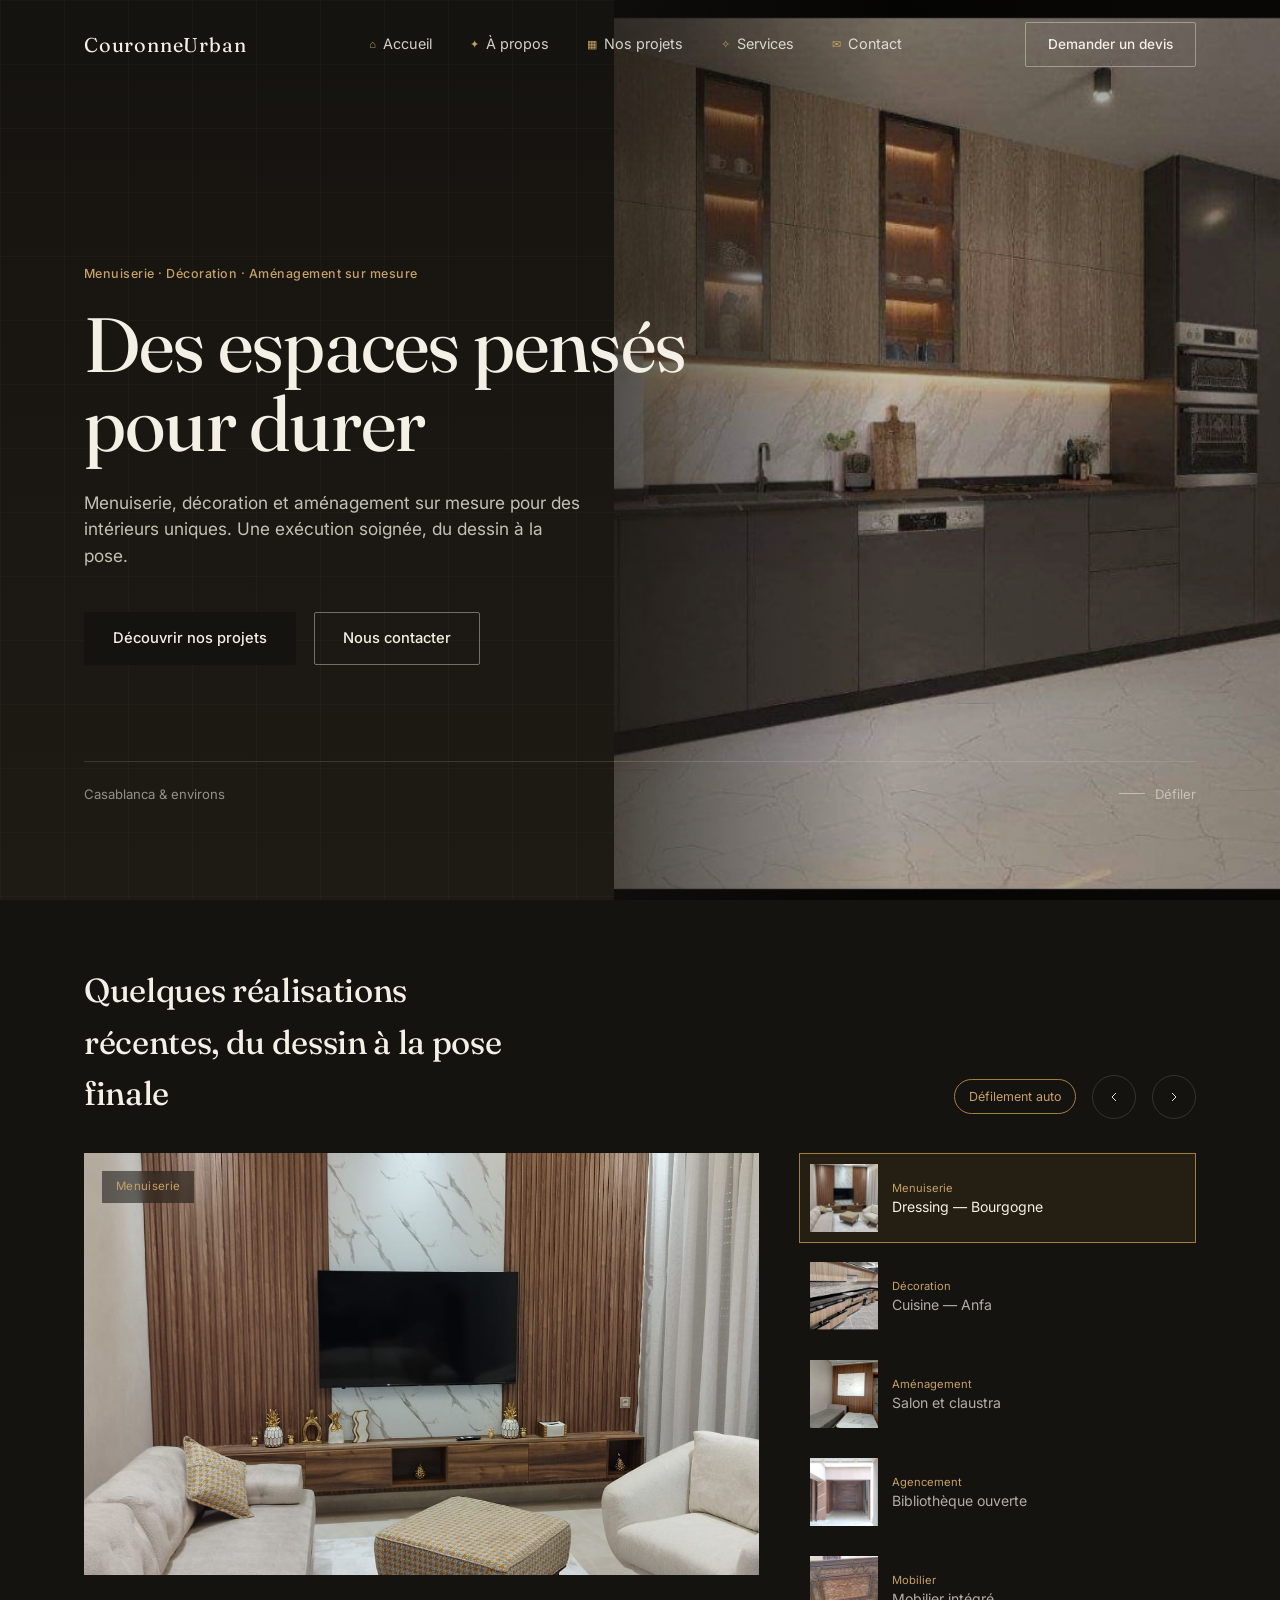
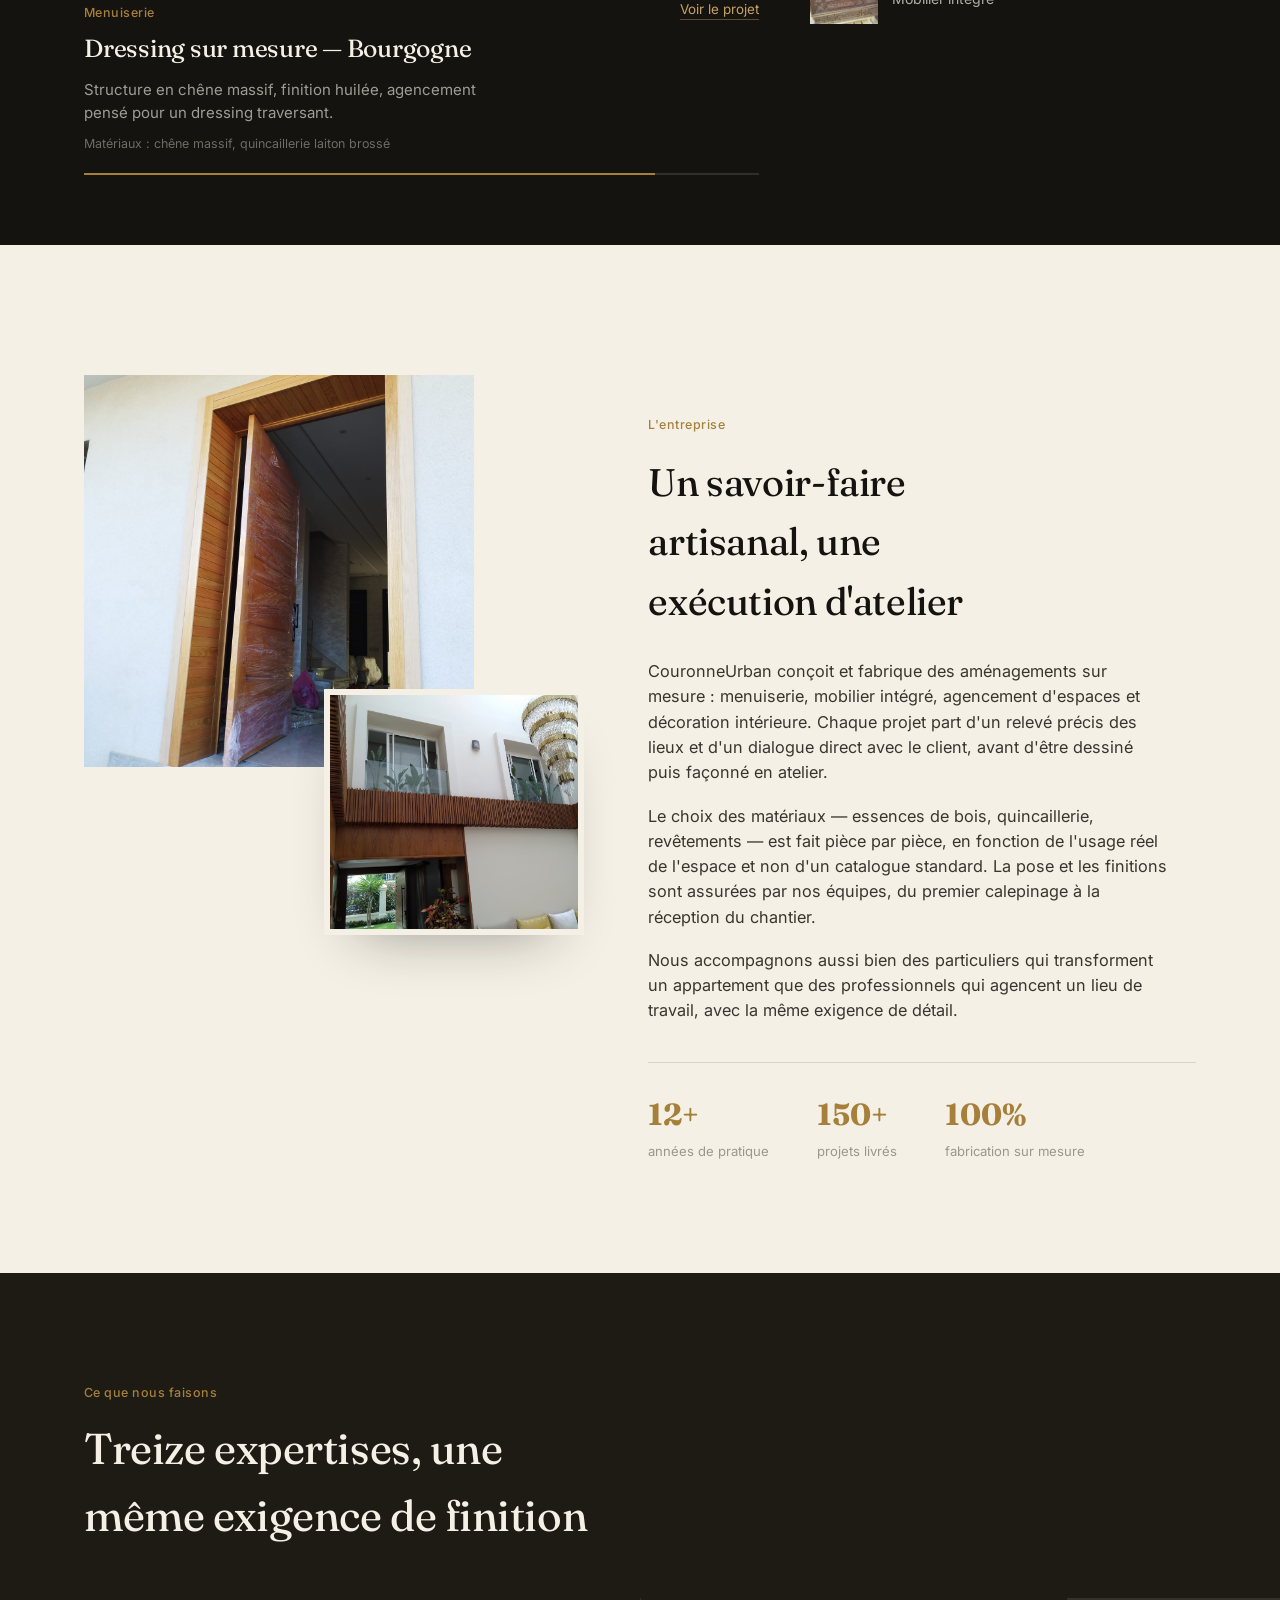
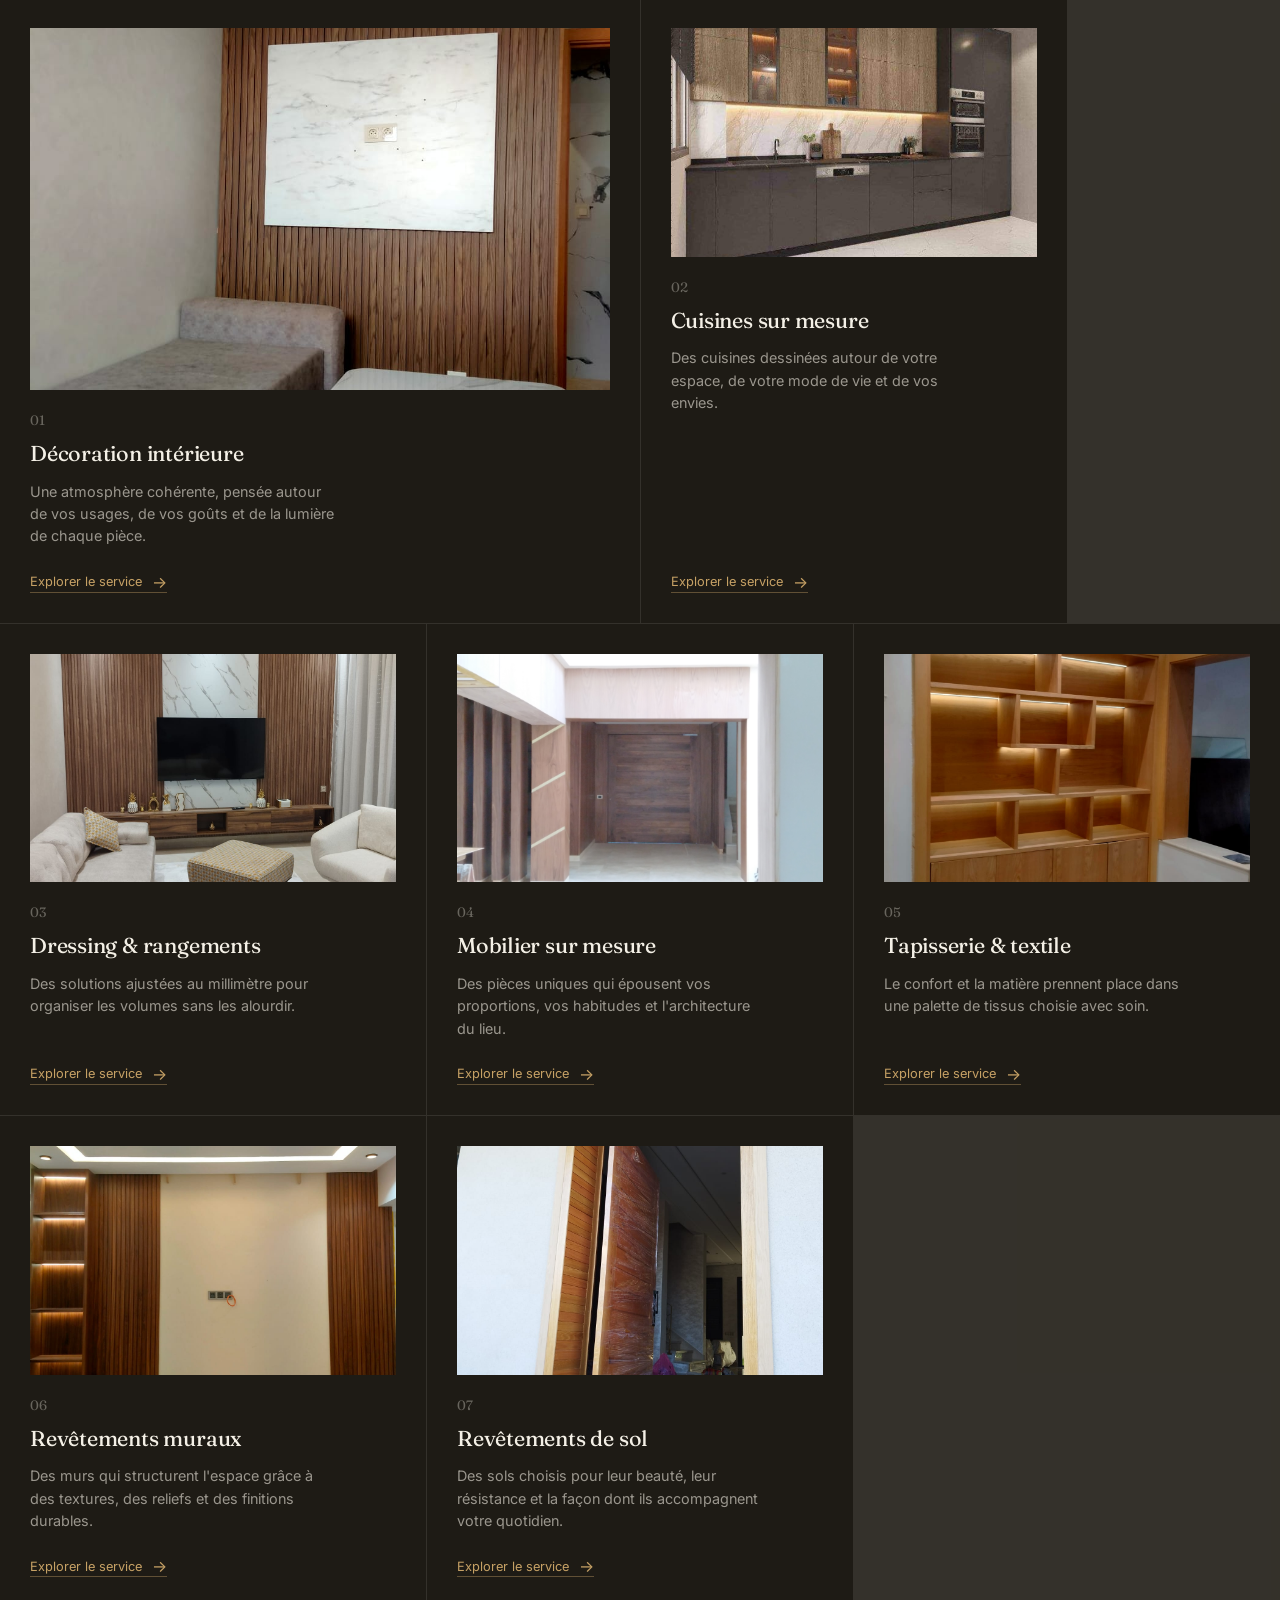
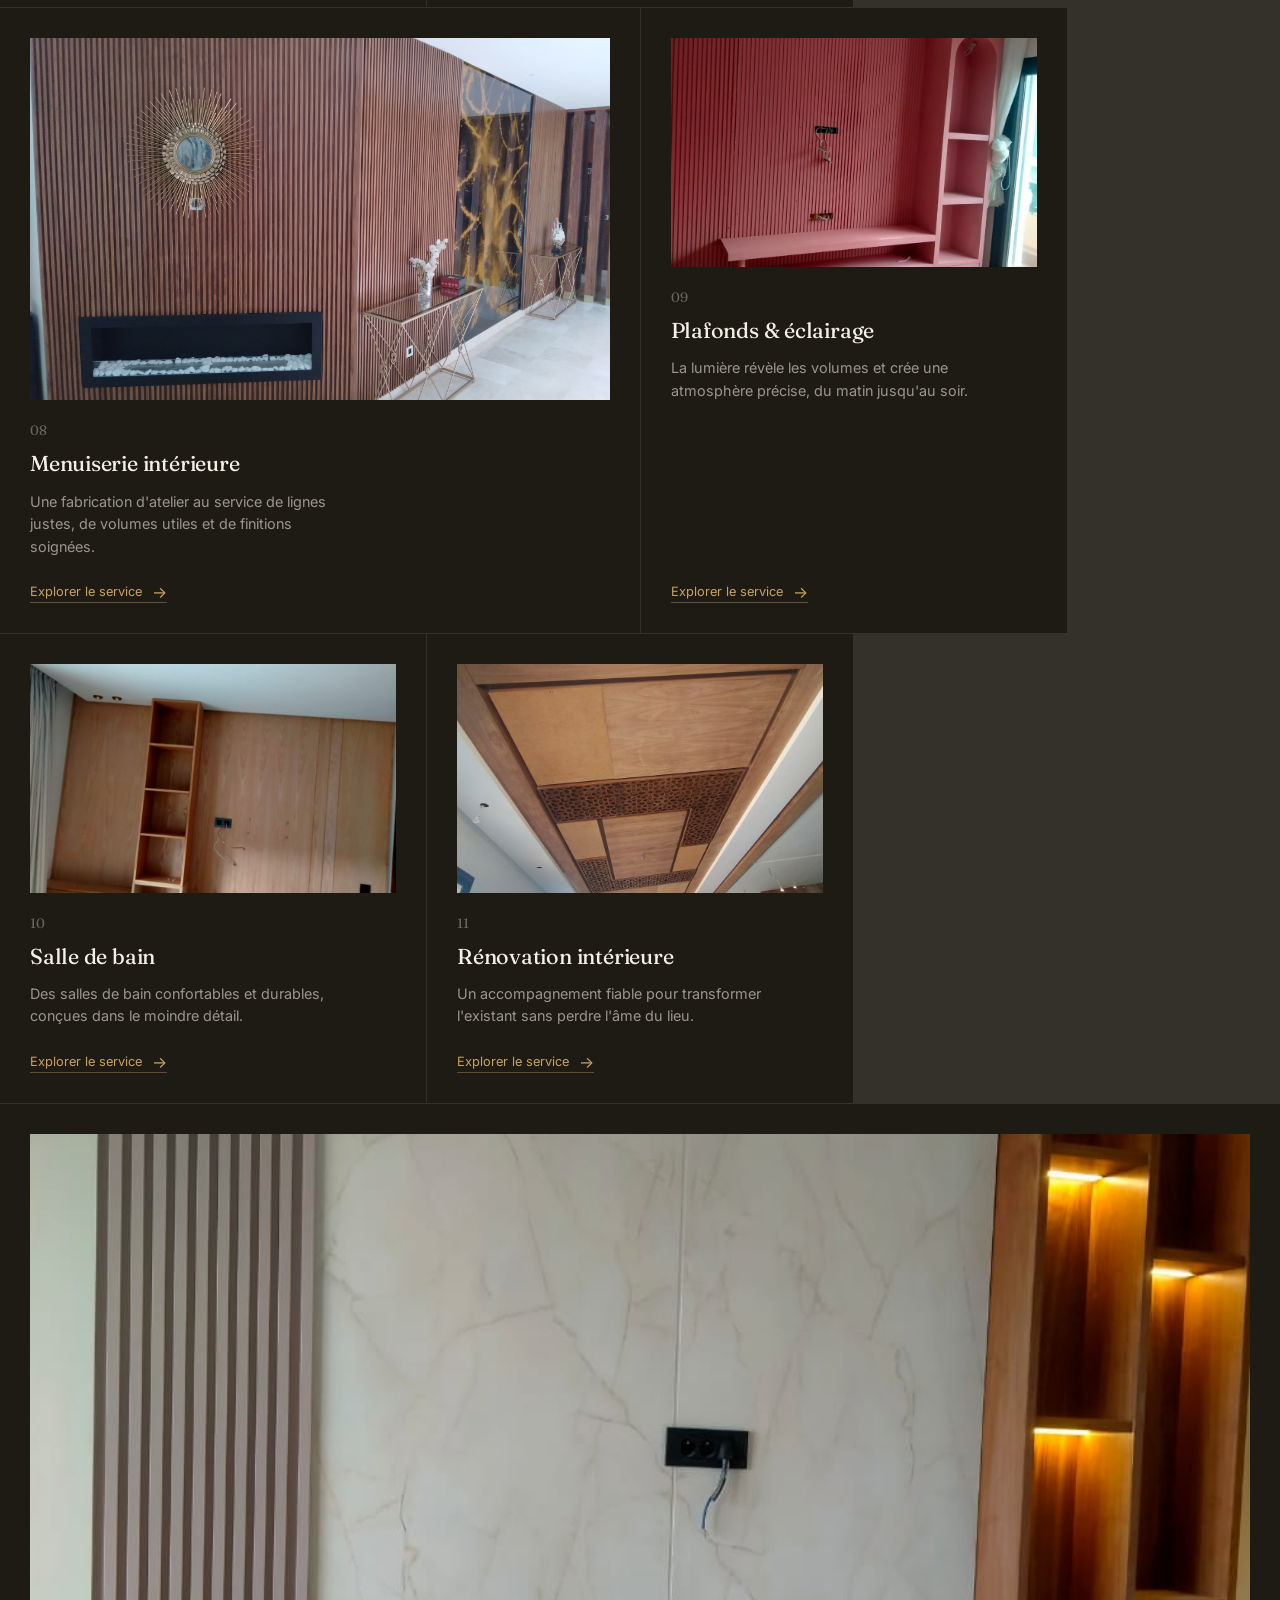
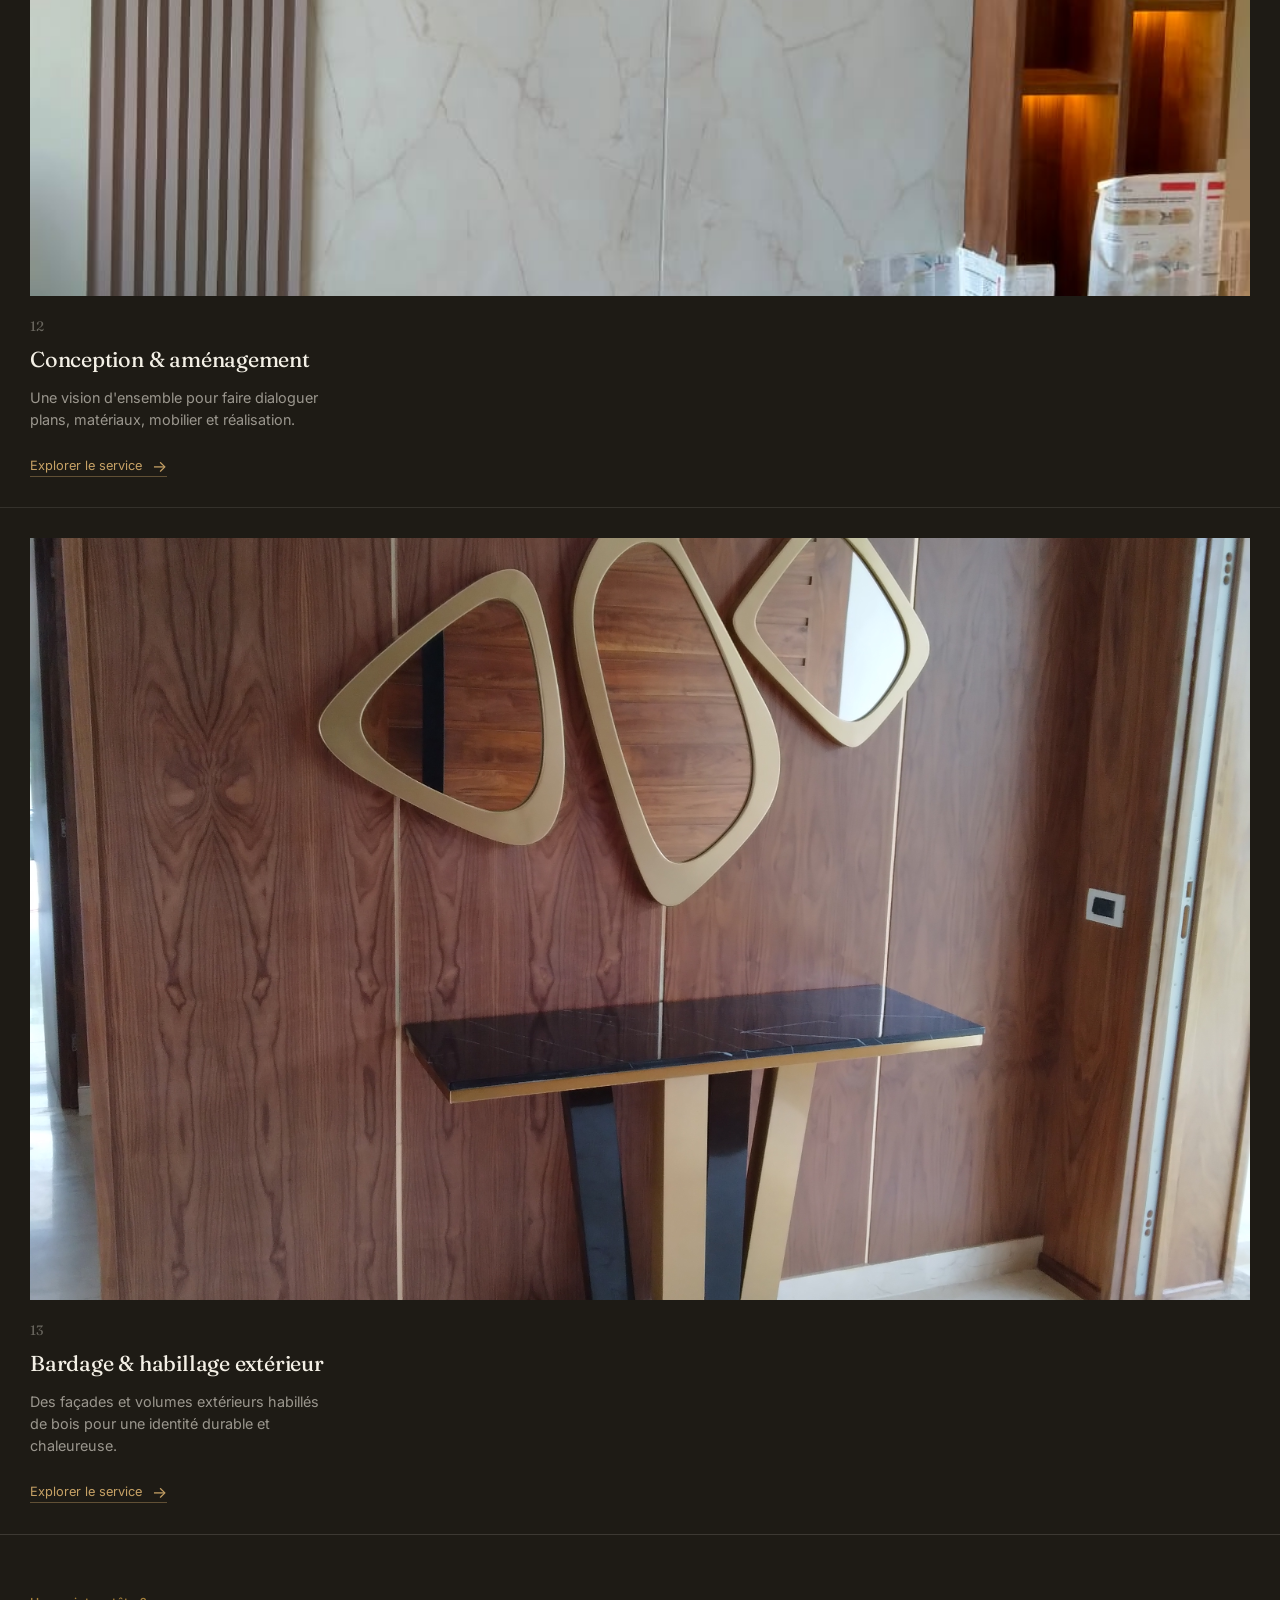
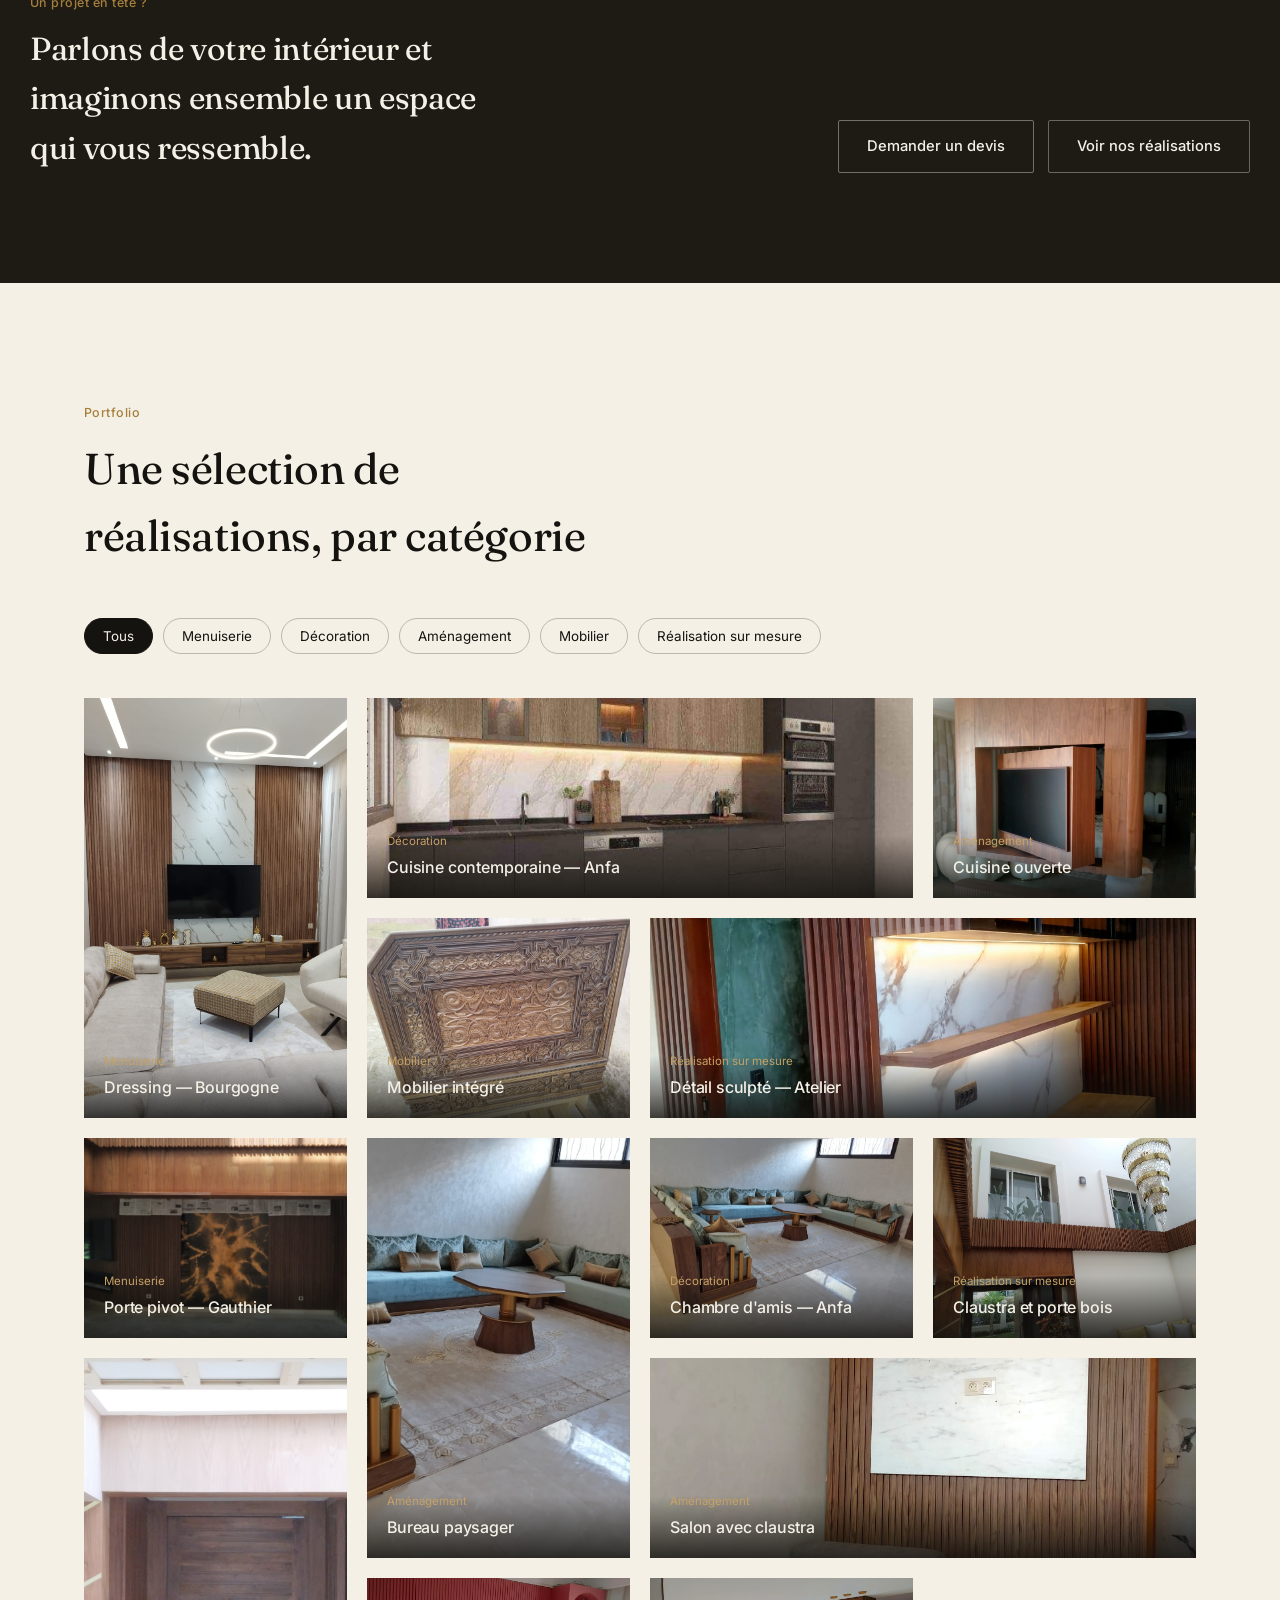
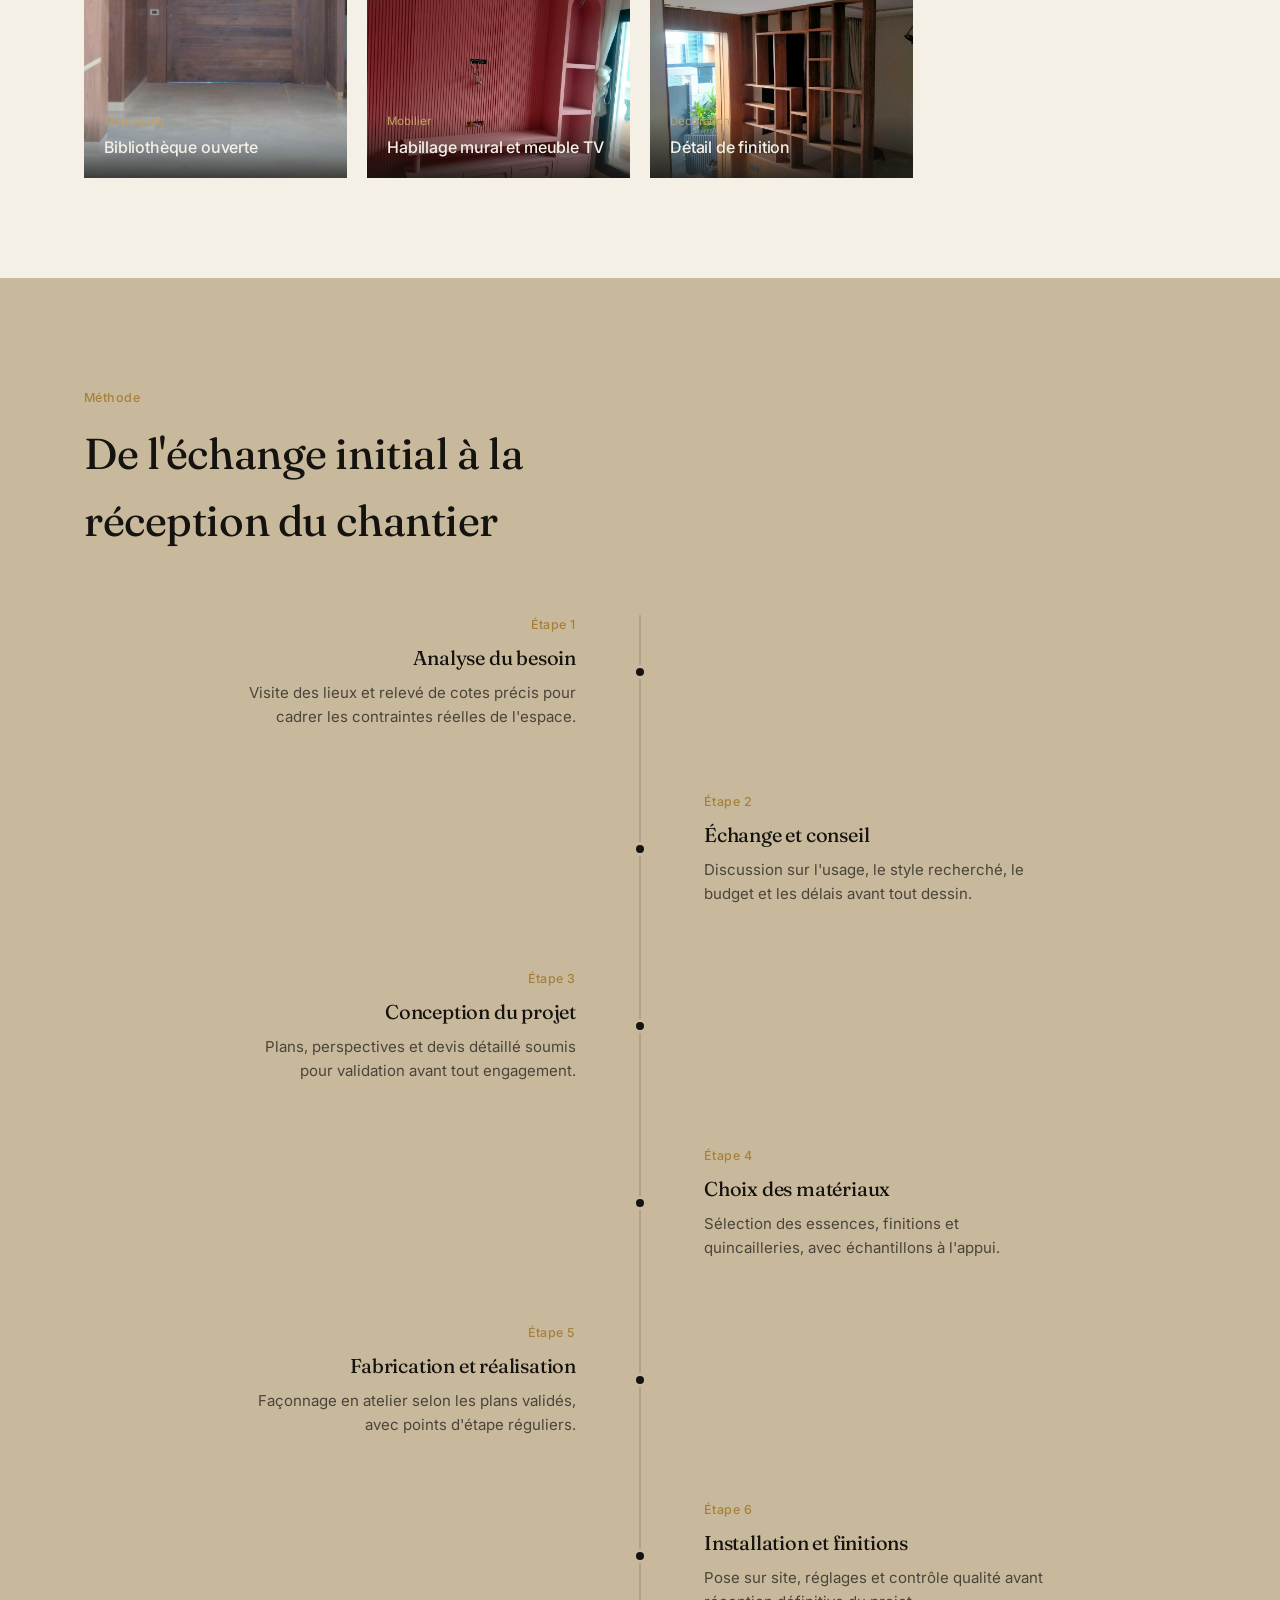
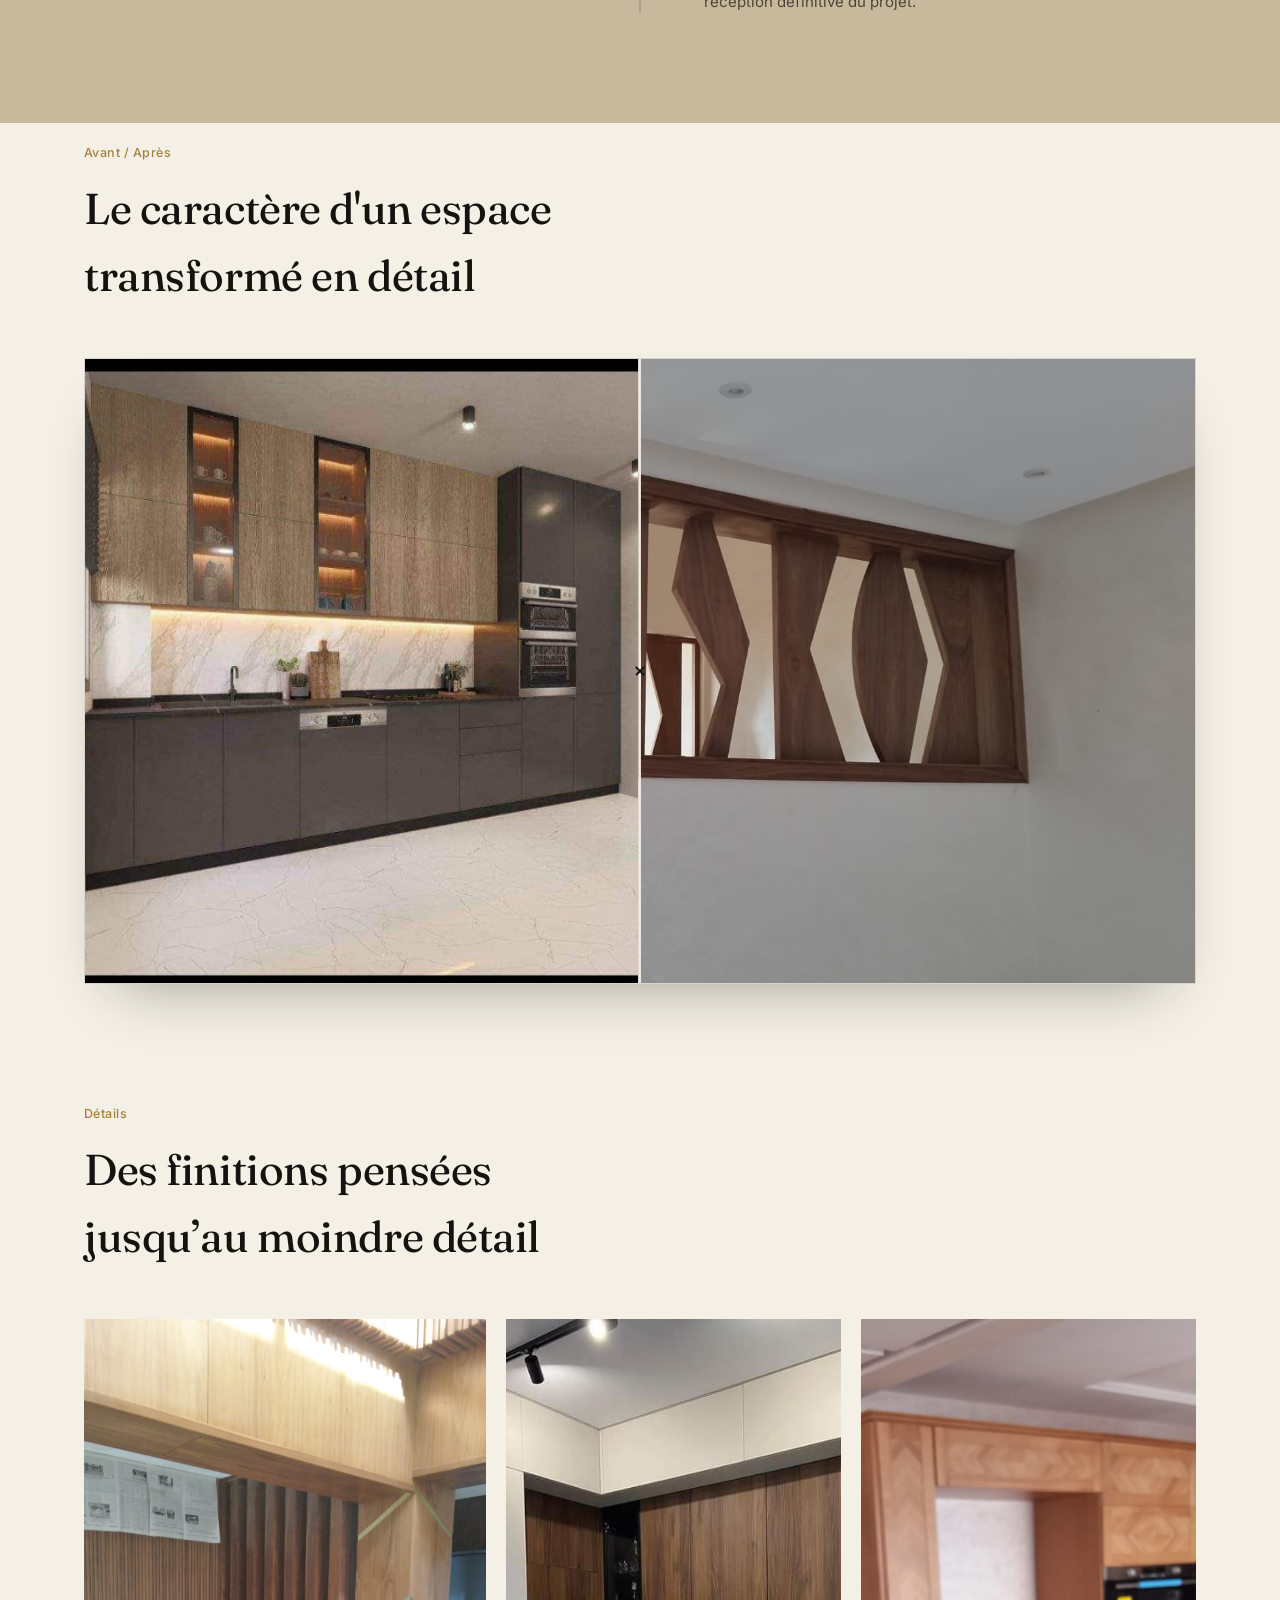
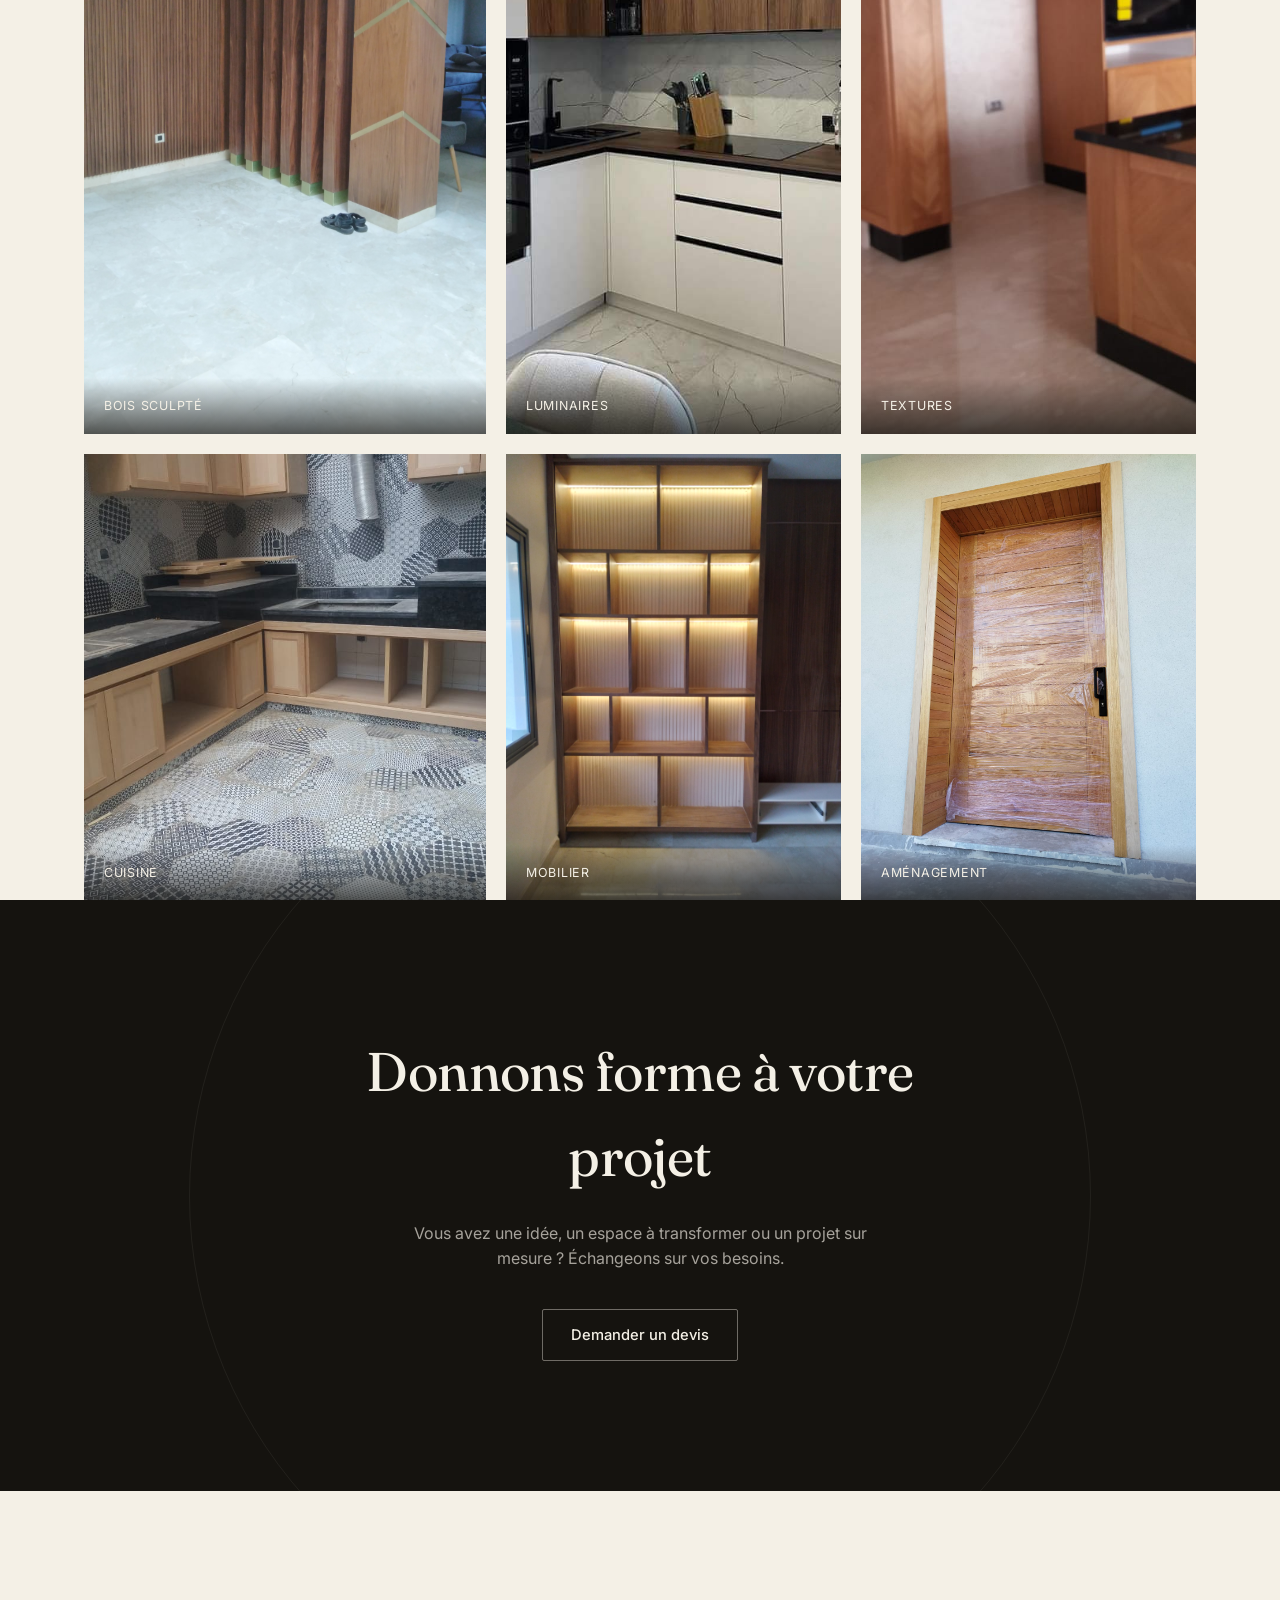
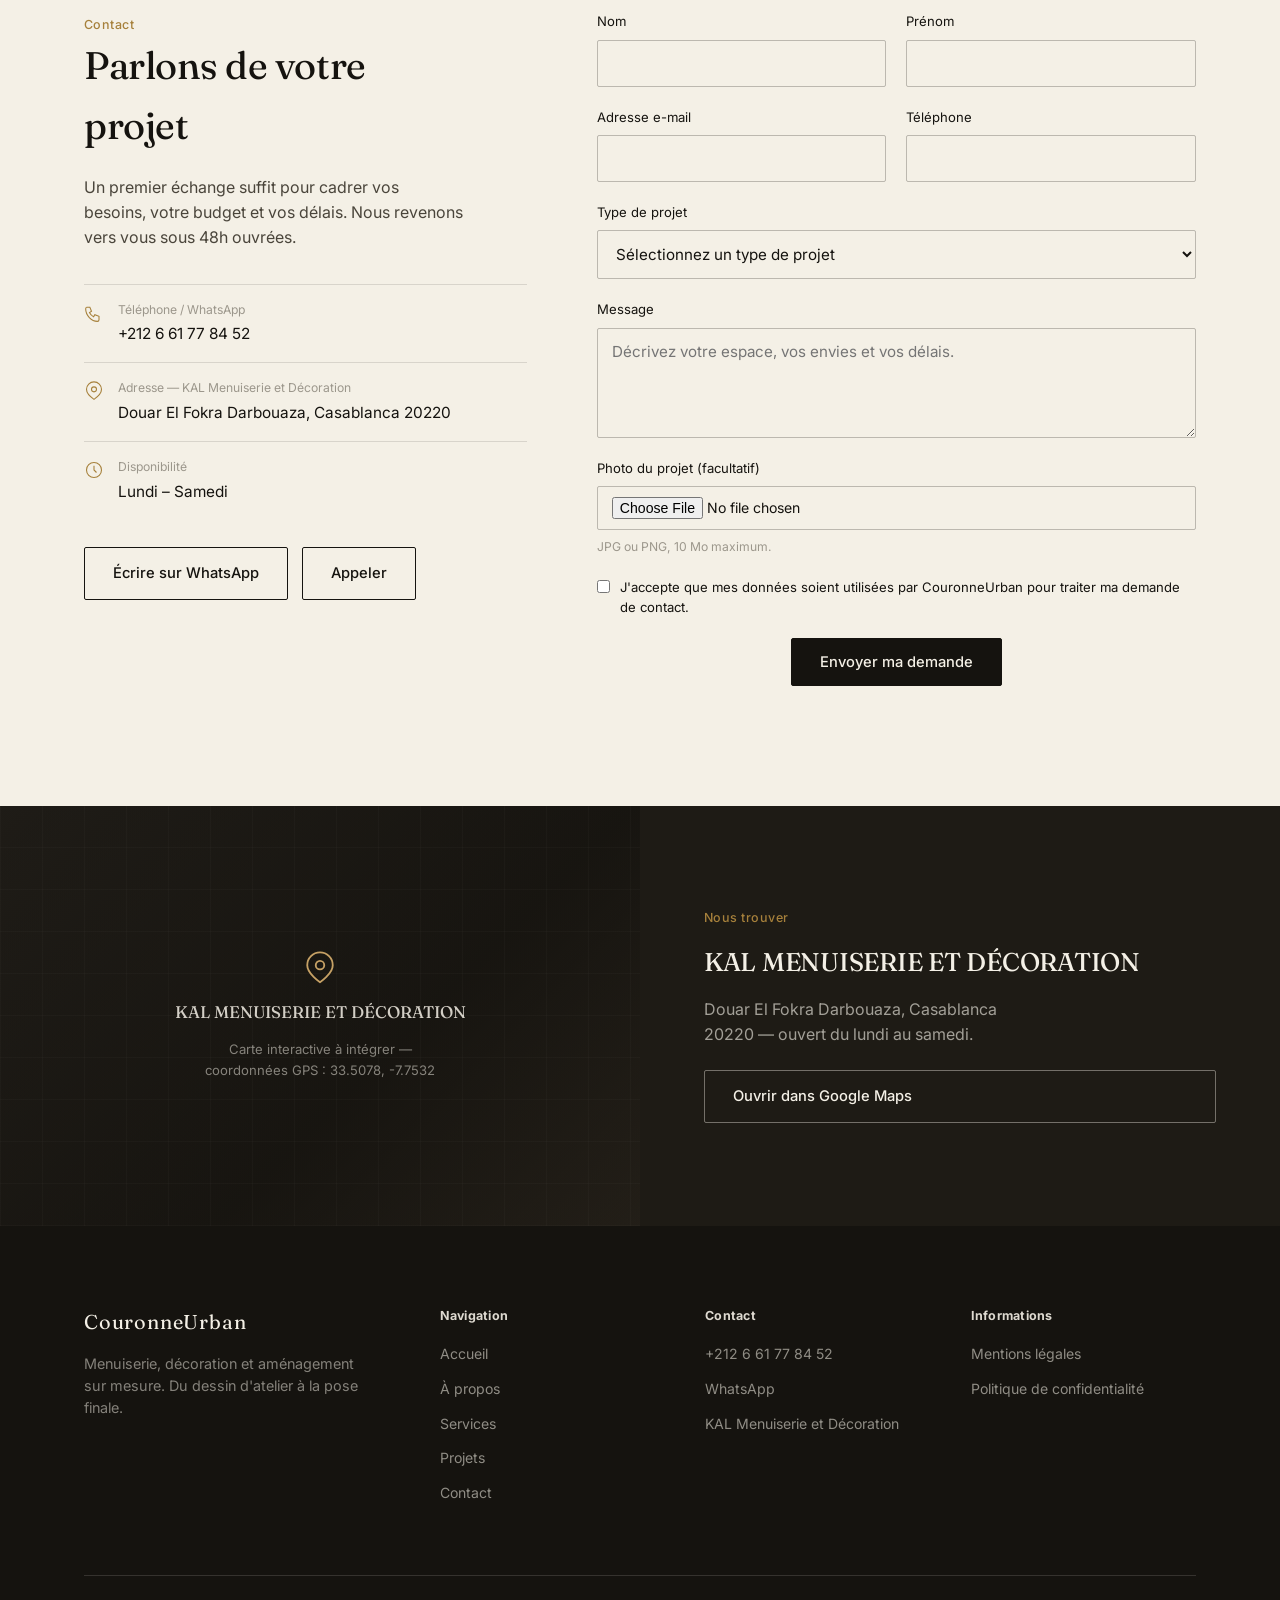
<file: index.html>
<!DOCTYPE html>
<html lang="fr">
<head>
<meta charset="UTF-8">
<meta name="viewport" content="width=device-width, initial-scale=1.0">
<title>CouronneUrban — Menuiserie, décoration &amp; aménagement sur mesure à Casablanca</title>
<meta name="description" content="CouronneUrban conçoit et réalise des projets de menuiserie sur mesure, de décoration intérieure et d'aménagement d'espaces à Casablanca. Un savoir-faire artisanal au service d'intérieurs durables.">
<meta property="og:title" content="CouronneUrban — Menuiserie, décoration & aménagement sur mesure">
<meta property="og:description" content="Des espaces pensés pour durer. Découvrez le savoir-faire de CouronneUrban en menuiserie, décoration intérieure et aménagement sur mesure.">
<meta property="og:type" content="website">
<link rel="icon" href="favicon.svg" type="image/svg+xml">
<link rel="apple-touch-icon" href="favicon.svg">
<link rel="preconnect" href="https://fonts.googleapis.com">
<link rel="preconnect" href="https://fonts.gstatic.com" crossorigin>
<link href="https://fonts.googleapis.com/css2?family=Fraunces:opsz,wght@9..144,340;9..144,440;9..144,560&family=Inter:wght@400;500;600&display=swap" rel="stylesheet">
<meta name="robots" content="index, follow">
<script type="application/ld+json">
{
  "@context": "https://schema.org",
  "@type": "Organization",
  "name": "CouronneUrban",
  "description": "Entreprise spécialisée en menuiserie sur mesure, décoration intérieure et aménagement d'espaces.",
  "areaServed": "Casablanca, Maroc"
}
</script>
<script type="application/ld+json">
{
  "@context": "https://schema.org",
  "@type": "HomeAndConstructionBusiness",
  "name": "KAL MENUISERIE ET DÉCORATION",
  "telephone": "+212661778452",
  "address": {
    "@type": "PostalAddress",
    "streetAddress": "Douar El Fokra Darbouaza",
    "addressLocality": "Casablanca",
    "postalCode": "20220",
    "addressCountry": "MA"
  },
  "geo": {
    "@type": "GeoCoordinates",
    "latitude": 33.5078328,
    "longitude": -7.753226
  },
  "openingHours": "Mo-Sa"
}
</script>
<link rel="stylesheet" href="style.css">
</head>
<body>

<!-- ============ NAVBAR ============ -->
<header class="nav" id="siteNav">
  <div class="container">
    <a href="#hero" class="logo">CouronneUrban</a>
    <nav class="nav-links" aria-label="Navigation principale">
      <a href="#hero"><span class="nav-emoji" aria-hidden="true">⌂</span>Accueil</a>
      <a href="#a-propos"><span class="nav-emoji" aria-hidden="true">✦</span>À propos</a>
      <a href="#projets"><span class="nav-emoji" aria-hidden="true">▦</span>Nos projets</a>
      <a href="#services"><span class="nav-emoji" aria-hidden="true">✧</span>Services</a>
      <a href="#contact"><span class="nav-emoji" aria-hidden="true">✉</span>Contact</a>
    </nav>
    <div class="nav-cta">
      <a href="#contact" class="btn btn-line btn-light">Demander un devis</a>
      <button class="burger" id="burgerBtn" aria-label="Ouvrir le menu" aria-expanded="false" aria-controls="mobilePanel">
        <span></span><span></span><span></span>
      </button>
    </div>
  </div>
</header>

<div class="mobile-panel" id="mobilePanel">
  <a href="#hero"><span class="nav-emoji" aria-hidden="true">⌂</span>Accueil</a>
  <a href="#a-propos"><span class="nav-emoji" aria-hidden="true">✦</span>À propos</a>
  <a href="#projets"><span class="nav-emoji" aria-hidden="true">▦</span>Nos projets</a>
  <a href="#services"><span class="nav-emoji" aria-hidden="true">✧</span>Services</a>
  <a href="#contact"><span class="nav-emoji" aria-hidden="true">✉</span>Contact</a>
  <a href="#contact" class="btn btn-fill">Demander un devis</a>
</div>

<!-- ============ HERO ============ -->
<section class="hero" id="hero">
  <div class="hero-grid" aria-hidden="true"></div>
  <div class="hero-art" aria-hidden="true">
    <div class="hero-photo">
      <img src="images/couronneimage/WhatsApp Image 2026-09-06 at 03.28.42.jpeg" alt="Cuisine contemporaine en bois clair et pierre noire" loading="eager">
    </div>
  </div>
  <div class="container hero-inner">
    <span class="eyebrow">Menuiserie · Décoration · Aménagement sur mesure</span>
    <h1>Des espaces pensés<br>pour durer</h1>
    <p class="lead">Menuiserie, décoration et aménagement sur mesure pour des intérieurs uniques. Une exécution soignée, du dessin à la pose.</p>
    <div class="hero-actions">
      <a href="#projets" class="btn btn-fill">Découvrir nos projets</a>
      <a href="#contact" class="btn btn-light">Nous contacter</a>
    </div>
    <div class="hero-foot">
      <span>Casablanca &amp; environs</span>
      <div class="scroll-cue"><span class="line"></span>Défiler</div>
    </div>
  </div>
</section>

<!-- ============ CARROUSEL PROJETS ============ -->
<section class="carousel-wrap" aria-label="Réalisations récentes">
  <div class="container">
    <div class="carousel-head">
      <h2>Quelques réalisations récentes, du dessin à la pose finale</h2>
      <div class="carousel-controls">
        <button class="car-toggle" id="autoplayToggle" aria-pressed="true">Défilement auto</button>
        <button class="car-btn" id="carPrev" aria-label="Projet précédent">
          <svg viewBox="0 0 24 24" fill="none" stroke="currentColor" stroke-width="1.4"><path d="M15 18l-6-6 6-6"/></svg>
        </button>
        <button class="car-btn" id="carNext" aria-label="Projet suivant">
          <svg viewBox="0 0 24 24" fill="none" stroke="currentColor" stroke-width="1.4"><path d="M9 18l6-6-6-6"/></svg>
        </button>
      </div>
    </div>
  </div>
  <div class="container">
    <div class="spotlight">
      <!-- Grande image principale : à remplacer par la photo réelle du projet actif (dossier ZIP) -->
      <article>
        <div class="spot-media" id="spotMedia">
          <div class="tex tex-bois"></div>
          <span class="cat-tag" id="spotCatTag">Menuiserie</span>
        </div>
        <div class="spot-info">
          <div>
            <span class="eyebrow" id="spotCat">Menuiserie</span>
            <h3 id="spotTitle">Dressing sur mesure — Bourgogne</h3>
            <p id="spotDesc">Structure en chêne massif, finition huilée, agencement pensé pour un dressing traversant.</p>
            <span class="materials" id="spotMaterials">Matériaux : chêne massif, quincaillerie laiton brossé</span>
          </div>
          <a href="#projets" class="car-link">Voir le projet</a>
        </div>
        <div class="rail-progress"><span id="railProgress"></span></div>
      </article>

      <!-- Rail d'aperçus : cliquer sur une vignette met à jour la grande image -->
      <nav class="rail" id="rail" aria-label="Choisir une réalisation à afficher">
        <button class="rail-item" aria-current="true"
          data-img="images/couronneimage/WhatsApp Image 2026-09-06 at 03.28.40.jpeg" data-cat="Menuiserie" data-title="Dressing sur mesure — Bourgogne"
          data-desc="Structure en chêne massif, finition huilée, agencement pensé pour un dressing traversant."
          data-materials="Matériaux : chêne massif, quincaillerie laiton brossé">
          <div class="rail-thumb"><img src="images/couronneimage/WhatsApp Image 2026-09-06 at 03.28.40.jpeg" alt="Dressing sur mesure en bois" loading="lazy"></div>
          <div><span class="rail-cat">Menuiserie</span><span class="rail-title">Dressing — Bourgogne</span></div>
        </button>
        <button class="rail-item" aria-current="false"
          data-img="images/couronneimage/WhatsApp Image 2026-09-06 at 03.28.42 (1).jpeg" data-cat="Décoration" data-title="Cuisine contemporaine — Anfa"
          data-desc="Palette sobre et matériaux nobles réaffirmés dans une cuisine lumineuse et fonctionnelle."
          data-materials="Matériaux : bois clair, pierre, acier inox">
          <div class="rail-thumb"><img src="images/couronneimage/WhatsApp Image 2026-09-06 at 03.28.42 (1).jpeg" alt="Cuisine contemporaine" loading="lazy"></div>
          <div><span class="rail-cat">Décoration</span><span class="rail-title">Cuisine — Anfa</span></div>
        </button>
        <button class="rail-item" aria-current="false"
          data-img="images/couronneimage/imageskasm/WhatsApp Image 2026-09-11 at 22.04.00.jpeg" data-cat="Aménagement" data-title="Salon et claustra — Casablanca"
          data-desc="Un salon chaleureux structuré par un claustra en bois et un habillage mural sur mesure."
          data-materials="Matériaux : bois rainuré, marbre, tissu bouclé">
          <div class="rail-thumb"><img src="images/couronneimage/imageskasm/WhatsApp Image 2026-09-11 at 22.04.00.jpeg" alt="Salon avec claustra en bois" loading="lazy"></div>
          <div><span class="rail-cat">Aménagement</span><span class="rail-title">Salon et claustra</span></div>
        </button>
        <button class="rail-item" aria-current="false"
          data-img="images/couronneimage/imageskasm/20220214_172527.jpg" data-cat="Agencement" data-title="Bibliothèque ouverte — Casablanca"
          data-desc="Une bibliothèque graphique qui sépare les espaces tout en laissant circuler la lumière."
          data-materials="Matériaux : placage bois, structure sur mesure">
          <div class="rail-thumb"><img src="images/couronneimage/imageskasm/20220214_172527.jpg" alt="Bibliothèque ouverte en bois" loading="lazy"></div>
          <div><span class="rail-cat">Agencement</span><span class="rail-title">Bibliothèque ouverte</span></div>
        </button>
        <button class="rail-item" aria-current="false"
          data-img="images/couronneimage/WhatsApp Image 2026-09-06 at 03.28.44.jpeg" data-cat="Mobilier" data-title="Mobilier intégré — Californie"
          data-desc="Pièces uniques conçues pour épouser les volumes irréguliers d'un appartement ancien."
          data-materials="Matériaux : noyer massif, laiton">
          <div class="rail-thumb"><img src="images/couronneimage/WhatsApp Image 2026-09-06 at 03.28.44.jpeg" alt="Mobilier intégré en bois" loading="lazy"></div>
          <div><span class="rail-cat">Mobilier</span><span class="rail-title">Mobilier intégré</span></div>
        </button>
      </nav>
    </div>
  </div>
</section>

<!-- ============ A PROPOS ============ -->
<section class="about" id="a-propos">
  <div class="container about-grid">
    <div class="about-media">
      <img class="m1" src="images/couronneimage/WhatsApp Image 2026-09-06 at 03.28.38.jpeg" alt="Atelier de menuiserie et cuisine sur mesure" loading="lazy" style="position:absolute;top:0;left:0;width:78%;height:70%;object-fit:cover;">
      <img class="m2" src="images/couronneimage/imageskasm/20220520_130746.jpg" alt="Détail sculpté de bois" loading="lazy" style="position:absolute;bottom:0;right:0;width:52%;height:44%;object-fit:cover;border:6px solid #F4F0E6;box-shadow:0 30px 60px -35px rgba(21,19,15,0.45);">
    </div>
    <div class="about-text">
      <span class="eyebrow">L'entreprise</span>
      <h2>Un savoir-faire artisanal, une exécution d'atelier</h2>
      <p>CouronneUrban conçoit et fabrique des aménagements sur mesure : menuiserie, mobilier intégré, agencement d'espaces et décoration intérieure. Chaque projet part d'un relevé précis des lieux et d'un dialogue direct avec le client, avant d'être dessiné puis façonné en atelier.</p>
      <p>Le choix des matériaux — essences de bois, quincaillerie, revêtements — est fait pièce par pièce, en fonction de l'usage réel de l'espace et non d'un catalogue standard. La pose et les finitions sont assurées par nos équipes, du premier calepinage à la réception du chantier.</p>
      <p>Nous accompagnons aussi bien des particuliers qui transforment un appartement que des professionnels qui agencent un lieu de travail, avec la même exigence de détail.</p>
      <div class="about-stats">
        <div><strong>12+</strong><span>années de pratique</span></div>
        <div><strong>150+</strong><span>projets livrés</span></div>
        <div><strong>100%</strong><span>fabrication sur mesure</span></div>
      </div>
    </div>
  </div>
</section>

<!-- ============ SERVICES ============ -->
<section class="services" id="services">
  <div class="container">
    <div class="section-head">
      <span class="eyebrow">Ce que nous faisons</span>
      <h2>Treize expertises, une même exigence de finition</h2>
    </div>
  </div>
    <div class="svc-grid">
      <article class="svc svc-featured">
        <div class="svc-photo"><img src="images/couronneimage/imageskasm/WhatsApp Image 2026-09-11 at 22.04.00.jpeg" alt="Salon contemporain décoré avec des matériaux nobles" loading="lazy"></div>
        <span class="num">01</span><h3>Décoration intérieure</h3>
        <p>Une atmosphère cohérente, pensée autour de vos usages, de vos goûts et de la lumière de chaque pièce.</p>
        <button class="svc-explore" type="button" aria-expanded="false" aria-controls="service-detail-01">Explorer le service <span aria-hidden="true">→</span></button>
        <div class="svc-detail" id="service-detail-01" hidden><p class="svc-detail-intro">Du conseil ponctuel à la décoration complète, nous composons un intérieur qui vous ressemble.</p><ul><li>Décoration complète</li><li>Aménagement d'appartement et de villa</li><li>Décoration salon, chambre et salle à manger</li><li>Conseil en décoration</li><li>Harmonisation des couleurs et matériaux</li><li>Décoration contemporaine et haut de gamme</li></ul></div>
      </article>
      <article class="svc">
        <div class="svc-photo"><img src="images/couronneimage/WhatsApp Image 2026-09-06 at 03.28.42.jpeg" alt="Cuisine moderne sur mesure avec îlot central" loading="lazy"></div>
        <span class="num">02</span><h3>Cuisines sur mesure</h3>
        <p>Des cuisines dessinées autour de votre espace, de votre mode de vie et de vos envies.</p>
        <button class="svc-explore" type="button" aria-expanded="false" aria-controls="service-detail-02">Explorer le service <span aria-hidden="true">→</span></button>
        <div class="svc-detail" id="service-detail-02" hidden><p class="svc-detail-intro">De la conception à l'installation, chaque détail est étudié pour durer.</p><ul><li>Conception de cuisines modernes et classiques</li><li>Cuisine ouverte et îlot central</li><li>Fabrication et rangements sur mesure</li><li>Plans de travail et crédences</li><li>Installation</li><li>Rénovation de cuisine</li></ul></div>
      </article>
      <article class="svc">
        <div class="svc-photo"><img src="images/couronneimage/WhatsApp Image 2026-09-06 at 03.28.40.jpeg" alt="Dressing sur mesure avec rangements intégrés" loading="lazy"></div>
        <span class="num">03</span><h3>Dressing &amp; rangements</h3>
        <p>Des solutions ajustées au millimètre pour organiser les volumes sans les alourdir.</p>
        <button class="svc-explore" type="button" aria-expanded="false" aria-controls="service-detail-03">Explorer le service <span aria-hidden="true">→</span></button>
        <div class="svc-detail" id="service-detail-03" hidden><p class="svc-detail-intro">Nous exploitons chaque recoin avec une menuiserie discrète et durable.</p><ul><li>Dressing sur mesure</li><li>Armoires et placards</li><li>Portes coulissantes</li><li>Bibliothèques et rangements muraux</li><li>Rangements sous escalier</li><li>Solutions personnalisées</li></ul></div>
      </article>
      <article class="svc">
        <div class="svc-photo"><img src="images/couronneimage/imageskasm/20220214_172527.jpg" alt="Mobilier sur mesure dans un intérieur élégant" loading="lazy"></div>
        <span class="num">04</span><h3>Mobilier sur mesure</h3>
        <p>Des pièces uniques qui épousent vos proportions, vos habitudes et l'architecture du lieu.</p>
        <button class="svc-explore" type="button" aria-expanded="false" aria-controls="service-detail-04">Explorer le service <span aria-hidden="true">→</span></button>
        <div class="svc-detail" id="service-detail-04" hidden><p class="svc-detail-intro">Un dessin juste, des matériaux choisis et une fabrication adaptée à votre intérieur.</p><ul><li>Meuble TV et bibliothèque</li><li>Buffet et console</li><li>Tables et tables basses</li><li>Bureau et tête de lit</li><li>Chevets et meubles de rangement</li><li>Mobilier personnalisé</li></ul></div>
      </article>
      <article class="svc">
        <div class="svc-photo"><img src="images/couronneimage/imageskasm/WhatsApp Image 2026-09-11 at 22.04.08 (1).jpeg" alt="Fauteuil et textiles choisis pour un intérieur" loading="lazy"></div>
        <span class="num">05</span><h3>Tapisserie &amp; textile</h3>
        <p>Le confort et la matière prennent place dans une palette de tissus choisie avec soin.</p>
        <button class="svc-explore" type="button" aria-expanded="false" aria-controls="service-detail-05">Explorer le service <span aria-hidden="true">→</span></button>
        <div class="svc-detail" id="service-detail-05" hidden><p class="svc-detail-intro">Nous redonnons vie à vos assises et habillons les fenêtres avec des finitions précises.</p><ul><li>Réfection de canapés et fauteuils</li><li>Rembourrage et banquettes</li><li>Têtes de lit</li><li>Rideaux, voilages et stores</li><li>Coussins décoratifs</li><li>Choix et association des tissus</li></ul></div>
      </article>
      <article class="svc">
        <div class="svc-photo"><img src="images/couronneimage/imageskasm/WhatsApp Image 2026-09-11 at 22.04.07 (2).jpeg" alt="Mur décoratif avec panneaux et éclairage intégré" loading="lazy"></div>
        <span class="num">06</span><h3>Revêtements muraux</h3>
        <p>Des murs qui structurent l'espace grâce à des textures, des reliefs et des finitions durables.</p>
        <button class="svc-explore" type="button" aria-expanded="false" aria-controls="service-detail-06">Explorer le service <span aria-hidden="true">→</span></button>
        <div class="svc-detail" id="service-detail-06" hidden><p class="svc-detail-intro">Nous sélectionnons le revêtement qui sert le volume, la lumière et l'usage de la pièce.</p><ul><li>Peinture intérieure et décorative</li><li>Papier peint et tapisserie murale</li><li>Panneaux muraux et MDF décoratif</li><li>Lambris et claustras</li><li>Pierre décorative et béton ciré</li><li>Enduits, stucco et murs 3D</li></ul></div>
      </article>
      <article class="svc">
        <div class="svc-photo"><img src="images/couronneimage/WhatsApp Image 2026-09-06 at 03.28.38.jpeg" alt="Sol en bois dans une chambre lumineuse" loading="lazy"></div>
        <span class="num">07</span><h3>Revêtements de sol</h3>
        <p>Des sols choisis pour leur beauté, leur résistance et la façon dont ils accompagnent votre quotidien.</p>
        <button class="svc-explore" type="button" aria-expanded="false" aria-controls="service-detail-07">Explorer le service <span aria-hidden="true">→</span></button>
        <div class="svc-detail" id="service-detail-07" hidden><p class="svc-detail-intro">Du parquet à la pierre, nous vous accompagnons du choix de la matière à sa pose.</p><ul><li>Parquet et parquet stratifié</li><li>Vinyle et PVC</li><li>Carrelage, faïence et marbre</li><li>Pierre naturelle et béton ciré</li><li>Moquette et tapis sur mesure</li><li>Pose et rénovation des sols</li></ul></div>
      </article>
      <article class="svc svc-featured">
        <div class="svc-photo"><img src="images/couronneimage/imageskasm/20220520_130733.jpg" alt="Menuiserie intérieure en bois sur mesure" loading="lazy"></div>
        <span class="num">08</span><h3>Menuiserie intérieure</h3>
        <p>Une fabrication d'atelier au service de lignes justes, de volumes utiles et de finitions soignées.</p>
        <button class="svc-explore" type="button" aria-expanded="false" aria-controls="service-detail-08">Explorer le service <span aria-hidden="true">→</span></button>
        <div class="svc-detail" id="service-detail-08" hidden><p class="svc-detail-intro">Chaque ouvrage est conçu pour s'intégrer naturellement à votre architecture.</p><ul><li>Portes intérieures et portes vitrées</li><li>Portes coulissantes</li><li>Placards et dressings</li><li>Bibliothèques et escaliers</li><li>Claustras et habillage bois</li><li>Meubles sur mesure</li></ul></div>
      </article>
      <article class="svc">
        <div class="svc-photo"><img src="images/couronneimage/imageskasm/WhatsApp Image 2026-09-11 at 22.04.04.jpeg" alt="Intérieur avec éclairage architectural et plafond décoratif" loading="lazy"></div>
        <span class="num">09</span><h3>Plafonds &amp; éclairage</h3>
        <p>La lumière révèle les volumes et crée une atmosphère précise, du matin jusqu'au soir.</p>
        <button class="svc-explore" type="button" aria-expanded="false" aria-controls="service-detail-09">Explorer le service <span aria-hidden="true">→</span></button>
        <div class="svc-detail" id="service-detail-09" hidden><p class="svc-detail-intro">Nous coordonnons les éléments techniques et décoratifs pour une lumière parfaitement intégrée.</p><ul><li>Faux plafonds et plafonds décoratifs</li><li>Plafonds en placo, corniches et niches</li><li>Éclairage LED et spots</li><li>Suspensions et appliques</li><li>Éclairage indirect et architectural</li><li>Éclairage de dressing et de cuisine</li></ul></div>
      </article>
      <article class="svc">
        <div class="svc-photo"><img src="images/couronneimage/imageskasm/WhatsApp Image 2026-09-11 at 22.04.08 (2).jpeg" alt="Salle de bain contemporaine aménagée" loading="lazy"></div>
        <span class="num">10</span><h3>Salle de bain</h3>
        <p>Des salles de bain confortables et durables, conçues dans le moindre détail.</p>
        <button class="svc-explore" type="button" aria-expanded="false" aria-controls="service-detail-10">Explorer le service <span aria-hidden="true">→</span></button>
        <div class="svc-detail" id="service-detail-10" hidden><p class="svc-detail-intro">Nous transformons les contraintes techniques en un espace clair, fonctionnel et agréable.</p><ul><li>Conception et rénovation</li><li>Meubles sur mesure et rangements</li><li>Vasques, douches et baignoires</li><li>Robinetterie et miroirs</li><li>Carrelage et faïence</li><li>Éclairage</li></ul></div>
      </article>
      <article class="svc">
        <div class="svc-photo"><img src="images/couronneimage/imageskasm/WhatsApp Image 2026-09-11 at 22.04.09.jpeg" alt="Intérieur rénové avec finitions contemporaines" loading="lazy"></div>
        <span class="num">11</span><h3>Rénovation intérieure</h3>
        <p>Un accompagnement fiable pour transformer l'existant sans perdre l'âme du lieu.</p>
        <button class="svc-explore" type="button" aria-expanded="false" aria-controls="service-detail-11">Explorer le service <span aria-hidden="true">→</span></button>
        <div class="svc-detail" id="service-detail-11" hidden><p class="svc-detail-intro">Nous coordonnons les corps de métier et les finitions pour vous offrir un projet maîtrisé.</p><ul><li>Rénovation complète d'appartement ou de villa</li><li>Rénovation de cuisine et de salle de bain</li><li>Peinture et plâtrerie</li><li>Électricité et plomberie</li><li>Carrelage et menuiserie</li><li>Finitions et réception</li></ul></div>
      </article>
      <article class="svc svc-wide">
        <div class="svc-photo"><img src="images/couronneimage/imageskasm/WhatsApp Image 2026-09-11 at 22.04.10.jpeg" alt="Plan d'aménagement intérieur et matériaux choisis" loading="lazy"></div>
        <span class="num">12</span><h3>Conception &amp; aménagement</h3>
        <p>Une vision d'ensemble pour faire dialoguer plans, matériaux, mobilier et réalisation.</p>
        <button class="svc-explore" type="button" aria-expanded="false" aria-controls="service-detail-12">Explorer le service <span aria-hidden="true">→</span></button>
        <div class="svc-detail" id="service-detail-12" hidden><p class="svc-detail-intro">Nous vous aidons à prendre les bonnes décisions, de la première esquisse au suivi de chantier.</p><ul><li>Étude d'espace et plans 2D</li><li>Plans techniques et modélisation 3D</li><li>Visualisation 3D</li><li>Optimisation des espaces</li><li>Choix des matériaux, couleurs et mobilier</li><li>Accompagnement, suivi et coordination des travaux</li></ul></div>
      </article>
      <article class="svc svc-wide">
        <div class="svc-photo"><img src="images/couronneimage/imageskasm/20220520_130716.jpg" alt="Bardage bois extérieur sur mesure" loading="lazy"></div>
        <span class="num">13</span><h3>Bardage &amp; habillage extérieur</h3>
        <p>Des façades et volumes extérieurs habillés de bois pour une identité durable et chaleureuse.</p>
        <button class="svc-explore" type="button" aria-expanded="false" aria-controls="service-detail-13">Explorer le service <span aria-hidden="true">→</span></button>
        <div class="svc-detail" id="service-detail-13" hidden><p class="svc-detail-intro">Nous concevons des bardages adaptés à l'architecture, au climat et à l'entretien souhaité.</p><ul><li>Bardage bois de façade</li><li>Claustras et brise-vues extérieurs</li><li>Habillage de portes et portails</li><li>Soffites et plafonds de terrasse</li><li>Choix des essences et finitions</li><li>Pose et traitement de protection</li></ul></div>
      </article>
    </div>
    <div class="services-cta">
      <div><span class="eyebrow">Un projet en tête ?</span><h3>Parlons de votre intérieur et imaginons ensemble un espace qui vous ressemble.</h3></div>
      <div class="services-cta-actions"><a href="#contact" class="btn btn-light">Demander un devis</a><a href="#projets" class="btn btn-line">Voir nos réalisations</a></div>
    </div>
</section>

<!-- ============ PROJETS ============ -->
<section class="projects" id="projets">
  <div class="container">
    <div class="section-head">
      <span class="eyebrow">Portfolio</span>
      <h2>Une sélection de réalisations, par catégorie</h2>
    </div>
    <div class="filters" id="filters" role="group" aria-label="Filtrer les projets par catégorie">
      <button aria-pressed="true" data-filter="all">Tous</button>
      <button aria-pressed="false" data-filter="menuiserie">Menuiserie</button>
      <button aria-pressed="false" data-filter="decoration">Décoration</button>
      <button aria-pressed="false" data-filter="amenagement">Aménagement</button>
      <button aria-pressed="false" data-filter="mobilier">Mobilier</button>
      <button aria-pressed="false" data-filter="sur-mesure">Réalisation sur mesure</button>
    </div>

    <div class="gallery" id="gallery">
      <!-- Chaque .g-item est un emplacement image — à remplacer par les photos du dossier ZIP -->
      <div class="g-item s-tall" data-cat="menuiserie" tabindex="0" role="button"
        data-title="Dressing sur mesure — Bourgogne" data-cat-label="Menuiserie"
        data-desc="Dressing traversant en chêne massif, portes coulissantes et éclairage intégré."
        data-materials="Chêne massif, quincaillerie laiton brossé">
        <img src="images/couronneimage/WhatsApp Image 2026-09-06 at 03.28.40.jpeg" alt="Dressing sur mesure en chêne" loading="lazy">
        <div class="g-info"><span class="cat">Menuiserie</span><h4>Dressing — Bourgogne</h4></div>
      </div>
      <div class="g-item s-wide" data-cat="decoration" tabindex="0" role="button"
        data-title="Cuisine contemporaine — Anfa" data-cat-label="Décoration"
        data-desc="Palette chaude, matériaux nobles et jeux de texture dans une cuisine lumineuse."
        data-materials="Bois clair, pierre, acier inox">
        <img src="images/couronneimage/WhatsApp Image 2026-09-06 at 03.28.42.jpeg" alt="Cuisine contemporaine" loading="lazy">
        <div class="g-info"><span class="cat">Décoration</span><h4>Cuisine contemporaine — Anfa</h4></div>
      </div>
      <div class="g-item" data-cat="amenagement" tabindex="0" role="button"
        data-title="Cuisine ouverte — Ain Diab" data-cat-label="Aménagement"
        data-desc="Îlot central en Corian et rangements dissimulés jusqu'au plafond."
        data-materials="Corian, béton ciré, chêne">
        <img src="images/couronneimage/imageskasm/WhatsApp Image 2026-09-11 at 22.04.12.jpeg" alt="Cuisine ouverte aménagée" loading="lazy">
        <div class="g-info"><span class="cat">Aménagement</span><h4>Cuisine ouverte</h4></div>
      </div>
      <div class="g-item" data-cat="mobilier" tabindex="0" role="button"
        data-title="Mobilier intégré — California" data-cat-label="Mobilier"
        data-desc="Pièces uniques dessinées pour épouser les volumes irréguliers d'un appartement ancien."
        data-materials="Noyer massif, laiton">
        <img src="images/couronneimage/WhatsApp Image 2026-09-06 at 03.28.44.jpeg" alt="Mobilier intégré en bois" loading="lazy">
        <div class="g-info"><span class="cat">Mobilier</span><h4>Mobilier intégré</h4></div>
      </div>
      <div class="g-item s-wide" data-cat="sur-mesure" tabindex="0" role="button"
        data-title="Détail sculpté — Atelier" data-cat-label="Réalisation sur mesure"
        data-desc="Bois travaillé à la main, motif ornemental et finition naturelle mise en valeur."
        data-materials="Bois massif, finition naturelle">
        <img src="images/couronneimage/imageskasm/WhatsApp Image 2026-09-11 at 22.04.13.jpeg" alt="Détail sculpté de bois" loading="lazy">
        <div class="g-info"><span class="cat">Réalisation sur mesure</span><h4>Détail sculpté — Atelier</h4></div>
      </div>
      <div class="g-item" data-cat="menuiserie" tabindex="0" role="button"
        data-title="Porte pivot en bois — Gauthier" data-cat-label="Menuiserie"
        data-desc="Porte d'entrée massive sur pivot central, ferronnerie noire mate."
        data-materials="Bois massif, ferronnerie noire mate">
        <img src="images/couronneimage/imageskasm/20220423_155036.jpg" alt="Porte pivot en bois massif" loading="lazy">
        <div class="g-info"><span class="cat">Menuiserie</span><h4>Porte pivot — Gauthier</h4></div>
      </div>
      <div class="g-item s-tall" data-cat="amenagement" tabindex="0" role="button"
        data-title="Bureau paysager — Sidi Maârouf" data-cat-label="Aménagement"
        data-desc="Cloisons vitrées et postes modulables pour une équipe de douze personnes."
        data-materials="Verre, acier noir mat, placage bois">
        <img src="images/couronneimage/WhatsApp Image 2026-09-06 at 03.28.39 (1).jpeg" alt="Bureau paysager aménagé" loading="lazy">
        <div class="g-info"><span class="cat">Aménagement</span><h4>Bureau paysager</h4></div>
      </div>
      <div class="g-item" data-cat="decoration" tabindex="0" role="button"
        data-title="Chambre d'amis — Anfa" data-cat-label="Décoration"
        data-desc="Tons neutres et textiles bruts pour une pièce calme et lumineuse."
        data-materials="Lin brut, bois clair, laine">
        <img src="images/couronneimage/WhatsApp Image 2026-09-06 at 03.28.38 (2).jpeg" alt="Chambre décorée en tons neutres" loading="lazy">
        <div class="g-info"><span class="cat">Décoration</span><h4>Chambre d'amis — Anfa</h4></div>
      </div>
      <div class="g-item s-wide" data-cat="amenagement" tabindex="0" role="button"
        data-title="Salon avec claustra — Casablanca" data-cat-label="Aménagement"
        data-desc="Un salon chaleureux structuré par un claustra en bois et un habillage mural sur mesure."
        data-materials="Bois rainuré, marbre, tissu bouclé">
        <img src="images/couronneimage/imageskasm/WhatsApp Image 2026-09-11 at 22.04.00.jpeg" alt="Salon contemporain avec claustra en bois" loading="lazy">
        <div class="g-info"><span class="cat">Aménagement</span><h4>Salon avec claustra</h4></div>
      </div>
      <div class="g-item s-tall" data-cat="menuiserie" tabindex="0" role="button"
        data-title="Bibliothèque ouverte — Casablanca" data-cat-label="Menuiserie"
        data-desc="Une bibliothèque graphique qui sépare les espaces tout en laissant circuler la lumière."
        data-materials="Placage bois, structure sur mesure">
        <img src="images/couronneimage/imageskasm/20220214_172527.jpg" alt="Bibliothèque ouverte en bois" loading="lazy">
        <div class="g-info"><span class="cat">Menuiserie</span><h4>Bibliothèque ouverte</h4></div>
      </div>
      <div class="g-item" data-cat="sur-mesure" tabindex="0" role="button"
        data-title="Claustra et porte bois — Casablanca" data-cat-label="Réalisation sur mesure"
        data-desc="Un ensemble menuisé qui relie entrée et séjour avec une présence graphique forte."
        data-materials="Bois teinté, vitrage, finition mate">
        <img src="images/couronneimage/imageskasm/20220520_130746.jpg" alt="Claustra et porte en bois" loading="lazy">
        <div class="g-info"><span class="cat">Réalisation sur mesure</span><h4>Claustra et porte bois</h4></div>
      </div>
      <div class="g-item" data-cat="mobilier" tabindex="0" role="button"
        data-title="Habillage mural et meuble TV — Casablanca" data-cat-label="Mobilier"
        data-desc="Un meuble TV intégré à un habillage mural en tasseaux, pensé pour structurer le séjour."
        data-materials="Bois rainuré, marbre, éclairage intégré">
        <img src="images/couronneimage/imageskasm/WhatsApp Image 2026-09-11 at 22.04.04.jpeg" alt="Habillage mural et meuble TV en bois" loading="lazy">
        <div class="g-info"><span class="cat">Mobilier</span><h4>Habillage mural et meuble TV</h4></div>
      </div>
      <div class="g-item" data-cat="decoration" tabindex="0" role="button"
        data-title="Détail de finition — Atelier" data-cat-label="Décoration"
        data-desc="Jeu de textures et de lumière sur une finition bois réalisée sur mesure."
        data-materials="Bois naturel, vernis de finition">
        <img src="images/couronneimage/imageskasm/WhatsApp Image 2026-09-11 at 22.04.07 (1).jpeg" alt="Détail de finition en bois" loading="lazy">
        <div class="g-info"><span class="cat">Décoration</span><h4>Détail de finition</h4></div>
      </div>
    </div>
  </div>
</section>

<!-- Lightbox -->
<div class="lightbox" id="lightbox" role="dialog" aria-modal="true" aria-label="Détail du projet">
  <button class="lb-close" id="lbClose" aria-label="Fermer">
    <svg viewBox="0 0 24 24" width="18" height="18" fill="none" stroke="currentColor" stroke-width="1.4"><path d="M5 5l14 14M19 5L5 19"/></svg>
  </button>
  <div class="lb-inner">
    <div class="lb-media tex" id="lbMedia"></div>
    <span class="cat" id="lbCat"></span>
    <h3 id="lbTitle"></h3>
    <p id="lbDesc"></p>
    <p class="lb-materials" id="lbMaterials"></p>
  </div>
</div>

<!-- ============ PROCESSUS ============ -->
<section class="process">
  <div class="container">
    <div class="section-head">
      <span class="eyebrow">Méthode</span>
      <h2>De l'échange initial à la réception du chantier</h2>
    </div>
    <div class="timeline">
      <div class="t-step">
        <div class="t-content"><span class="eyebrow">Étape 1</span><h3>Analyse du besoin</h3><p>Visite des lieux et relevé de cotes précis pour cadrer les contraintes réelles de l'espace.</p></div>
        <div class="t-marker"></div><div></div>
      </div>
      <div class="t-step">
        <div></div><div class="t-marker"></div>
        <div class="t-content"><span class="eyebrow">Étape 2</span><h3>Échange et conseil</h3><p>Discussion sur l'usage, le style recherché, le budget et les délais avant tout dessin.</p></div>
      </div>
      <div class="t-step">
        <div class="t-content"><span class="eyebrow">Étape 3</span><h3>Conception du projet</h3><p>Plans, perspectives et devis détaillé soumis pour validation avant tout engagement.</p></div>
        <div class="t-marker"></div><div></div>
      </div>
      <div class="t-step">
        <div></div><div class="t-marker"></div>
        <div class="t-content"><span class="eyebrow">Étape 4</span><h3>Choix des matériaux</h3><p>Sélection des essences, finitions et quincailleries, avec échantillons à l'appui.</p></div>
      </div>
      <div class="t-step">
        <div class="t-content"><span class="eyebrow">Étape 5</span><h3>Fabrication et réalisation</h3><p>Façonnage en atelier selon les plans validés, avec points d'étape réguliers.</p></div>
        <div class="t-marker"></div><div></div>
      </div>
      <div class="t-step">
        <div></div><div class="t-marker"></div>
        <div class="t-content"><span class="eyebrow">Étape 6</span><h3>Installation et finitions</h3><p>Pose sur site, réglages et contrôle qualité avant réception définitive du projet.</p></div>
      </div>
    </div>
  </div>
</section>

<section class="compare-section">
  <div class="container">
    <div class="section-head">
      <span class="eyebrow">Avant / Après</span>
      <h2>Le caractère d'un espace transformé en détail</h2>
    </div>
    <div class="compare-slider" aria-label="Comparaison avant et après">
      <div class="compare-layer compare-before"><img src="images/couronneimage/WhatsApp Image 2026-09-06 at 03.28.39.jpeg" alt="Avant transformation de la cuisine" loading="lazy"></div>
      <div class="compare-layer compare-after"><img src="images/couronneimage/WhatsApp Image 2026-09-06 at 03.28.42.jpeg" alt="Après transformation de la cuisine" loading="lazy"></div>
      <div class="compare-handle"><span aria-hidden="true"></span></div>
      <input type="range" min="0" max="100" value="50" aria-label="Glisser pour comparer avant/après">
    </div>
  </div>
</section>

<section class="details-section">
  <div class="container">
    <div class="section-head">
      <span class="eyebrow">Détails</span>
      <h2>Des finitions pensées jusqu’au moindre détail</h2>
    </div>
    <div class="detail-grid">
      <div class="detail-card tall"><img src="images/couronneimage/imageskasm/20220423_155045.jpg" alt="Menuiserie sculptée en bois" loading="lazy"><div class="caption">Bois sculpté</div></div>
      <div class="detail-card"><img src="images/couronneimage/WhatsApp Image 2026-09-06 at 03.28.41 (3).jpeg" alt="Luminaires et détails architecturaux" loading="lazy"><div class="caption">Luminaires</div></div>
      <div class="detail-card"><img src="images/couronneimage/WhatsApp Image 2026-09-06 at 03.28.40 (4).jpeg" alt="Détail de finition et de texture" loading="lazy"><div class="caption">Textures</div></div>
      <div class="detail-card"><img src="images/couronneimage/WhatsApp Image 2026-09-06 at 03.28.42 (4).jpeg" alt="Détail de cuisine sur mesure" loading="lazy"><div class="caption">Cuisine</div></div>
      <div class="detail-card"><img src="images/couronneimage/imageskasm/20220219_160639.jpg" alt="Détail de meubles sur mesure" loading="lazy"><div class="caption">Mobilier</div></div>
      <div class="detail-card tall"><img src="images/couronneimage/WhatsApp Image 2026-09-06 at 03.28.38 (1).jpeg" alt="Détail d'aménagement intérieur" loading="lazy"><div class="caption">Aménagement</div></div>
    </div>
  </div>
</section>

<!-- ============ CTA ============ -->
<section class="cta-band">
  <div class="container">
    <h2>Donnons forme à votre projet</h2>
    <p>Vous avez une idée, un espace à transformer ou un projet sur mesure ? Échangeons sur vos besoins.</p>
    <a href="#contact" class="btn btn-light">Demander un devis</a>
  </div>
</section>

<!-- ============ CONTACT ============ -->
<section class="contact" id="contact">
  <div class="container contact-grid">
    <div class="contact-info">
      <span class="eyebrow">Contact</span>
      <h2>Parlons de votre projet</h2>
      <p>Un premier échange suffit pour cadrer vos besoins, votre budget et vos délais. Nous revenons vers vous sous 48h ouvrées.</p>

      <div class="info-row">
        <svg viewBox="0 0 24 24" fill="none" stroke="currentColor" stroke-width="1.3"><path d="M3 5h4l2 5-2.5 1.5a11 11 0 005 5L13 14l5 2v4a2 2 0 01-2 2C9 22 2 15 2 7a2 2 0 012-2z"/></svg>
        <div><span class="label">Téléphone / WhatsApp</span><a href="tel:+212661778452">+212 6 61 77 84 52</a></div>
      </div>
      <div class="info-row">
        <svg viewBox="0 0 24 24" fill="none" stroke="currentColor" stroke-width="1.3"><path d="M21 10c0 6-9 12-9 12s-9-6-9-12a9 9 0 0118 0z"/><circle cx="12" cy="10" r="3"/></svg>
        <div><span class="label">Adresse — KAL Menuiserie et Décoration</span><span class="val">Douar El Fokra Darbouaza, Casablanca 20220</span></div>
      </div>
      <div class="info-row">
        <svg viewBox="0 0 24 24" fill="none" stroke="currentColor" stroke-width="1.3"><circle cx="12" cy="12" r="9"/><path d="M12 7v5l3 3"/></svg>
        <div><span class="label">Disponibilité</span><span class="val">Lundi – Samedi</span></div>
      </div>

      <div class="quick-actions">
        <a href="https://wa.me/212661778452" class="btn btn-line" target="_blank" rel="noopener">Écrire sur WhatsApp</a>
        <a href="tel:+212661778452" class="btn btn-line">Appeler</a>
      </div>
    </div>

    <div>
      <div class="form-success" id="formSuccess" role="status">Votre demande a bien été enregistrée. Notre équipe vous recontacte sous 48h ouvrées.</div>
      <form class="devis" id="devisForm" novalidate>
        <div class="field" data-field="nom">
          <label for="f-nom">Nom</label>
          <input type="text" id="f-nom" name="nom" required>
          <span class="err-msg">Merci d'indiquer votre nom.</span>
        </div>
        <div class="field" data-field="prenom">
          <label for="f-prenom">Prénom</label>
          <input type="text" id="f-prenom" name="prenom" required>
          <span class="err-msg">Merci d'indiquer votre prénom.</span>
        </div>
        <div class="field" data-field="email">
          <label for="f-email">Adresse e-mail</label>
          <input type="email" id="f-email" name="email" required>
          <span class="err-msg">Merci d'indiquer une adresse e-mail valide.</span>
        </div>
        <div class="field" data-field="tel">
          <label for="f-tel">Téléphone</label>
          <input type="tel" id="f-tel" name="tel" required>
          <span class="err-msg">Merci d'indiquer un numéro de téléphone.</span>
        </div>
        <div class="field full" data-field="type">
          <label for="f-type">Type de projet</label>
          <select id="f-type" name="type" required>
            <option value="" selected disabled>Sélectionnez un type de projet</option>
            <option>Menuiserie sur mesure</option>
            <option>Décoration intérieure</option>
            <option>Aménagement d'espace</option>
            <option>Agencement professionnel</option>
            <option>Rénovation</option>
            <option>Mobilier personnalisé</option>
            <option>Autre</option>
          </select>
          <span class="err-msg">Merci de sélectionner un type de projet.</span>
        </div>
        <div class="field full" data-field="message">
          <label for="f-message">Message</label>
          <textarea id="f-message" name="message" required placeholder="Décrivez votre espace, vos envies et vos délais."></textarea>
          <span class="err-msg">Merci de décrire brièvement votre projet.</span>
        </div>
        <div class="field full" data-field="photo">
          <label for="f-photo">Photo du projet (facultatif)</label>
          <input type="file" id="f-photo" name="photo" accept="image/*">
          <span class="file-hint" id="fileHint">JPG ou PNG, 10 Mo maximum.</span>
        </div>
        <div class="field full" data-field="consent">
          <label class="consent">
            <input type="checkbox" id="f-consent" name="consent" required>
            <span>J'accepte que mes données soient utilisées par CouronneUrban pour traiter ma demande de contact.</span>
          </label>
          <span class="err-msg">Merci d'accepter le traitement de vos données pour continuer.</span>
        </div>
        <div class="field full form-foot">
          <button type="submit" class="btn btn-fill">Envoyer ma demande</button>
        </div>
      </form>
    </div>
  </div>
</section>

<!-- ============ CARTE ============ -->
<section class="map-section">
  <div class="map-wrap">
    <!-- Emplacement carte : à intégrer ultérieurement via l'API Google Maps (clé requise) -->
    <div class="map-placeholder" role="img" aria-label="Emplacement réservé pour la carte Google Maps de KAL Menuiserie et Décoration">
      <div class="map-pin">
        <svg viewBox="0 0 24 24" fill="none" stroke="currentColor" stroke-width="1.3"><path d="M21 10c0 6-9 12-9 12s-9-6-9-12a9 9 0 0118 0z"/><circle cx="12" cy="10" r="3"/></svg>
        <strong>KAL MENUISERIE ET DÉCORATION</strong>
        <span>Carte interactive à intégrer — coordonnées GPS : 33.5078, -7.7532</span>
      </div>
    </div>
    <div class="map-caption">
      <span class="eyebrow">Nous trouver</span>
      <h3>KAL MENUISERIE ET DÉCORATION</h3>
      <p>Douar El Fokra Darbouaza, Casablanca 20220 — ouvert du lundi au samedi.</p>
      <a href="https://maps.app.goo.gl/jTYv7y29oCN3ewvf8" target="_blank" rel="noopener" class="btn btn-light">Ouvrir dans Google Maps</a>
    </div>
  </div>
</section>

<!-- ============ FOOTER ============ -->
<footer>
  <div class="container">
    <div class="foot-grid">
      <div>
        <a href="#hero" class="logo">CouronneUrban</a>
        <p class="blurb">Menuiserie, décoration et aménagement sur mesure. Du dessin d'atelier à la pose finale.</p>
      </div>
      <div class="foot-col">
        <h5>Navigation</h5>
        <ul>
          <li><a href="#hero">Accueil</a></li>
          <li><a href="#a-propos">À propos</a></li>
          <li><a href="#services">Services</a></li>
          <li><a href="#projets">Projets</a></li>
          <li><a href="#contact">Contact</a></li>
        </ul>
      </div>
      <div class="foot-col">
        <h5>Contact</h5>
        <ul>
          <li><a href="tel:+212661778452">+212 6 61 77 84 52</a></li>
          <li><a href="https://wa.me/212661778452" target="_blank" rel="noopener">WhatsApp</a></li>
          <li><a href="https://maps.app.goo.gl/jTYv7y29oCN3ewvf8" target="_blank" rel="noopener">KAL Menuiserie et Décoration</a></li>
        </ul>
      </div>
      <div class="foot-col">
        <h5>Informations</h5>
        <ul>
          <li><a href="#">Mentions légales</a></li>
          <li><a href="#">Politique de confidentialité</a></li>
        </ul>
      </div>
    </div>
    <div class="foot-bottom">
      <span id="copyYear">© 2026 CouronneUrban. Tous droits réservés.</span>
      <div class="legal-links">
        <a href="#">Mentions légales</a>
        <a href="#">Confidentialité</a>
      </div>
    </div>
  </div>
</footer>

<script src="script.js"></script>
</body>
</html>
</file>
<file: style.css>
:root{
    --noir: #15130F;
    --noir-soft: #1E1B15;
    --blanc: #F4F0E6;
    --beige: #C9B99C;
    --beton: #9C978C;
    --or: #A6803B;
    --or-clair: #C6A165;
    --ligne: rgba(244,240,230,0.14);
    --ombre: 0 30px 60px -35px rgba(21,19,15,0.45);
    --serif: "Fraunces", "Iowan Old Style", serif;
    --sans: "Inter", -apple-system, sans-serif;
    --dur: 620ms;
    --ease: cubic-bezier(.22,.68,.16,1);
  }

  *{ margin:0; padding:0; box-sizing:border-box; }
  html{ scroll-behavior:smooth; }
  body{
    font-family: var(--sans);
    color: var(--noir);
    background: var(--blanc);
    line-height: 1.55;
    -webkit-font-smoothing: antialiased;
  }
  img,svg{ display:block; max-width:100%; }
  a{ color:inherit; text-decoration:none; }
  button{ font-family:inherit; cursor:pointer; border:none; background:none; color:inherit; }
  ul{ list-style:none; }
  h1,h2,h3,h4{ font-family: var(--serif); font-weight:440; letter-spacing:-0.01em; }
  .container{ max-width:1240px; margin:0 auto; padding:0 clamp(20px,5vw,64px); }
  section{ position:relative; }
  .eyebrow{ font-size:0.78rem; color:var(--or); letter-spacing:0.04em; font-weight:500; }

  /* Boutons */
  .btn{
    display:inline-flex; align-items:center; gap:10px;
    padding:14px 28px; font-size:0.92rem; font-weight:500;
    border:1px solid var(--noir); border-radius:2px;
    transition: background var(--dur) var(--ease), color var(--dur) var(--ease), border-color var(--dur) var(--ease);
  }
  .btn-fill{ background:var(--noir); color:var(--blanc); }
  .btn-fill:hover{ background:var(--or); border-color:var(--or); }
  .btn-line{ border-color: currentColor; }
  .btn-line:hover{ background:var(--noir); color:var(--blanc); }
  .btn-light{ border-color: rgba(244,240,230,0.4); color:var(--blanc); }
  .btn-light:hover{ background:var(--blanc); color:var(--noir); border-color:var(--blanc); }

  /* Focus visibility */
  a:focus-visible, button:focus-visible, input:focus-visible, textarea:focus-visible, select:focus-visible{
    outline: 2px solid var(--or); outline-offset:3px;
  }

  /* ---------- NAVBAR ---------- */
  header.nav{
    position:fixed; top:0; left:0; right:0; z-index:100;
    padding:22px 0;
    transition: padding var(--dur) var(--ease), background var(--dur) var(--ease), box-shadow var(--dur) var(--ease);
  }
  header.nav .container{ display:flex; align-items:center; justify-content:space-between; }
  header.nav.scrolled{
    padding:14px 0; background: rgba(244,240,230,0.92); backdrop-filter: blur(10px);
    box-shadow: 0 1px 0 rgba(21,19,15,0.08);
  }
  .logo{ font-family:var(--serif); font-size:1.25rem; letter-spacing:0.04em; color:var(--blanc); transition:color var(--dur) var(--ease); }
  header.nav.scrolled .logo{ color:var(--noir); }
  .nav-links{ display:flex; align-items:center; gap:38px; }
  .nav-links a{
    font-size:0.9rem; color: rgba(244,240,230,0.85); position:relative; padding:4px 0;
    transition:color var(--dur) var(--ease);
  }
  .nav-emoji{ display:inline-block; margin-right:7px; color:var(--or-clair); font-size:0.78em; transform:translateY(-1px); transition:transform var(--dur) var(--ease), color var(--dur) var(--ease); }
  .nav-links a:hover .nav-emoji{ transform:translateY(-1px) rotate(12deg) scale(1.15); color:var(--or); }
  header.nav.scrolled .nav-links a{ color: rgba(21,19,15,0.75); }
  .nav-links a::after{
    content:""; position:absolute; left:0; right:100%; bottom:0; height:1px; background:var(--or);
    transition: right var(--dur) var(--ease);
  }
  .nav-links a:hover::after{ right:0; }
  .nav-links a:hover{ color:var(--or); }
  .nav-cta{ display:flex; align-items:center; gap:24px; }
  .nav-cta .btn{ padding:11px 22px; font-size:0.85rem; }
  header.nav.scrolled .btn-light{ border-color: var(--noir); color:var(--noir); }
  header.nav.scrolled .btn-light:hover{ background:var(--noir); color:var(--blanc); }

  .burger{ display:none; width:26px; height:18px; position:relative; z-index:110; }
  .burger span{
    position:absolute; left:0; right:0; height:1.5px; background:var(--blanc);
    transition: transform var(--dur) var(--ease), opacity var(--dur) var(--ease), background var(--dur) var(--ease);
  }
  header.nav.scrolled .burger span{ background:var(--noir); }
  .burger span:nth-child(1){ top:0; }
  .burger span:nth-child(2){ top:8px; }
  .burger span:nth-child(3){ top:16px; }
  .menu-open .burger span:nth-child(1){ transform: translateY(8px) rotate(45deg); }
  .menu-open .burger span:nth-child(2){ opacity:0; }
  .menu-open .burger span:nth-child(3){ transform: translateY(-8px) rotate(-45deg); }
  .menu-open .burger span{ background:var(--noir) !important; }

  .mobile-panel{
    position:fixed; inset:0; background:var(--blanc); z-index:99;
    display:flex; flex-direction:column; justify-content:center; padding:0 32px;
    transform: translateY(-100%); transition: transform 520ms var(--ease);
  }
  .menu-open .mobile-panel{ transform: translateY(0); }
  .mobile-panel a{ font-family:var(--serif); font-size:2.1rem; padding:14px 0; border-bottom:1px solid var(--ligne); }
  .mobile-panel .nav-emoji{ font-size:0.62em; margin-right:12px; }
  .mobile-panel .btn{ margin-top:28px; width:fit-content; }

  /* ---------- HERO ---------- */
  .hero{
    min-height:100vh; display:flex; align-items:flex-end;
    background: linear-gradient(180deg, var(--noir) 0%, var(--noir-soft) 100%);
    color:var(--blanc); overflow:hidden; position:relative;
    padding-top:120px;
  }
  .hero-grid{
    position:absolute; inset:0; opacity:0.5;
    background-image:
      linear-gradient(rgba(244,240,230,0.05) 1px, transparent 1px),
      linear-gradient(90deg, rgba(244,240,230,0.05) 1px, transparent 1px);
    background-size: 64px 64px;
  }
  .hero-art{ position:absolute; right:0; top:0; bottom:0; width:52%; opacity:0.9; }
  .hero-art svg{ height:100%; width:100%; }
  .hero-inner{ position:relative; z-index:2; padding-bottom:96px; width:100%; }
  .hero .eyebrow{ display:block; margin-bottom:22px; color:var(--or-clair); }
  .hero h1{
    font-size: clamp(2.6rem, 6vw, 5.1rem); line-height:1.03; max-width:15ch;
    font-weight:440;
  }
  .hero p.lead{
    margin-top:26px; max-width:46ch; font-size:1.08rem; color: rgba(244,240,230,0.78);
  }
  .hero-actions{ margin-top:42px; display:flex; gap:18px; flex-wrap:wrap; }
  .hero-foot{
    margin-top:96px; display:flex; justify-content:space-between; align-items:flex-end;
    border-top:1px solid var(--ligne); padding-top:22px; font-size:0.82rem; color: rgba(244,240,230,0.55);
  }
  .scroll-cue{ display:flex; align-items:center; gap:10px; }
  .scroll-cue span.line{ width:26px; height:1px; background: rgba(244,240,230,0.5); display:block; }

  /* reveal (single orchestrated hero entrance) */
  .hero .eyebrow, .hero h1, .hero p.lead, .hero-actions, .hero-foot{
    opacity:0; transform: translateY(18px);
    animation: rise 900ms var(--ease) forwards;
  }
  .hero h1{ animation-delay:120ms; }
  .hero p.lead{ animation-delay:260ms; }
  .hero-actions{ animation-delay:380ms; }
  .hero-foot{ animation-delay:520ms; }
  @keyframes rise{ to{ opacity:1; transform:none; } }

  /* ---------- CARROUSEL ---------- */
  .carousel-wrap{ background:var(--noir); color:var(--blanc); padding:64px 0 70px; }
  .carousel-head{ display:flex; justify-content:space-between; align-items:flex-end; margin-bottom:34px; gap:24px; }
  .carousel-head h2{ font-size: clamp(1.5rem,2.6vw,2.1rem); max-width:20ch; }
  .carousel-controls{ display:flex; align-items:center; gap:16px; }
  .car-btn{
    width:44px; height:44px; border:1px solid var(--ligne); border-radius:50%;
    display:flex; align-items:center; justify-content:center; transition: border-color var(--dur), background var(--dur);
  }
  .car-btn:hover{ border-color:var(--or); background: rgba(166,128,59,0.12); }
  .car-btn svg{ width:16px; height:16px; }
  .car-toggle{ font-size:0.78rem; color: rgba(244,240,230,0.6); border:1px solid var(--ligne); padding:9px 14px; border-radius:20px; }
  .car-toggle[aria-pressed="true"]{ color:var(--or-clair); border-color:var(--or); }

  /* Composition éditoriale : grande image + rail d'aperçus */
  .spotlight{ display:grid; grid-template-columns: 1.7fr 1fr; gap:40px; align-items:start; }
  .spot-media{ aspect-ratio: 16/10; position:relative; overflow:hidden; background:#211d17; }
  .spot-media > img{ width:100%; height:100%; display:block; object-fit:cover; object-position:center; }
  .spot-media .cat-tag{
    position:absolute; left:18px; top:18px; font-size:0.72rem; letter-spacing:0.03em;
    background: rgba(21,19,15,0.55); color:var(--or-clair); padding:7px 14px; backdrop-filter: blur(3px);
  }
  .spot-info{ padding-top:24px; display:flex; align-items:flex-start; justify-content:space-between; gap:24px; flex-wrap:wrap; }
  .spot-info h3{ font-size:1.55rem; margin:6px 0 10px; font-weight:440; }
  .spot-info p{ font-size:0.94rem; color: rgba(244,240,230,0.62); max-width:48ch; margin-bottom:6px; }
  .spot-info .materials{ font-size:0.78rem; color: rgba(244,240,230,0.4); }
  .spot-info .car-link{ font-size:0.84rem; color:var(--or-clair); border-bottom:1px solid rgba(198,161,101,0.4); transition:border-color var(--dur); white-space:nowrap; }
  .spot-info .car-link:hover{ border-color:var(--or-clair); }

  .rail{ display:flex; flex-direction:column; gap:8px; }
  .rail-item{
    display:flex; gap:14px; align-items:center; text-align:left; padding:10px;
    border:1px solid transparent; background:transparent; width:100%;
    transition: border-color var(--dur), background var(--dur);
  }
  .rail-item:hover{ background: rgba(244,240,230,0.05); }
  .rail-item[aria-current="true"]{ border-color: var(--or); background: rgba(166,128,59,0.1); }
  .rail-thumb{ width:68px; aspect-ratio:1; flex-shrink:0; overflow:hidden; background:#211d17; }
  .rail-thumb img{ width:100%; height:100%; display:block; object-fit:cover; object-position:center; }
  .rail-item .rail-cat{ font-size:0.7rem; color:var(--or-clair); display:block; margin-bottom:3px; }
  .rail-item .rail-title{ font-size:0.88rem; color: rgba(244,240,230,0.7); }
  .rail-item[aria-current="true"] .rail-title{ color:var(--blanc); }
  .rail-progress{ margin-top:18px; height:2px; background: rgba(244,240,230,0.12); position:relative; overflow:hidden; }
  .rail-progress span{ position:absolute; left:0; top:0; bottom:0; width:0%; background:var(--or); transition: width 120ms linear; }

  /* texture placeholders (to be replaced by real project photos) */
  .tex{ width:100%; height:100%; position:relative; }
  .tex::after{ content:""; position:absolute; inset:0; }
  .tex-bois{ background: repeating-linear-gradient(100deg,#7a5a34,#7a5a34 3px,#6b4c29 3px,#6b4c29 6px,#83603a 6px,#83603a 9px); }
  .tex-beton{ background: linear-gradient(135deg,#8f8b83,#a9a49a 40%,#82796d); }
  .tex-beige{ background: linear-gradient(160deg,#cdbd9f,#e2d3b3 55%,#b7a583); }
  .tex-noir{ background: linear-gradient(150deg,#2a2620,#1a1712 60%,#332c22); }
  .tex-terre{ background: linear-gradient(140deg,#9c7648,#c3966057 30%,#7c5c39); }
  .tex-mob{ background: linear-gradient(160deg,#b9a67f,#8f7c58 60%,#d3c19c); }

  .hero-photo,
  .real-photo,
  .project-photo,
  .detail-photo,
  .compare-layer img{
    width:100%; height:100%; display:block; object-fit:cover; object-position:center;
  }
  .hero-photo{ position:absolute; inset:0; }
  .hero-photo::after{
    content:""; position:absolute; inset:0; background:linear-gradient(90deg, rgba(21,19,15,0.68), rgba(21,19,15,0.18) 42%, rgba(21,19,15,0.34));
  }
  .hero-photo img{ width:100%; height:100%; object-fit:cover; filter:saturate(0.9) contrast(1.05); }

  /* ---------- SECTION HEADERS (shared) ---------- */
  .section-head{ margin-bottom:48px; }
  .section-head .eyebrow{ display:block; margin-bottom:14px; }
  .section-head h2{ font-size: clamp(1.9rem,3.4vw,2.7rem); max-width:18ch; }

  /* ---------- A PROPOS (asymmetric) ---------- */
  .about{ padding:130px 0 110px; }
  .about-grid{
    display:grid; grid-template-columns: 0.9fr 1.1fr; gap:0; align-items:start;
  }
  .about-media{ position:relative; height:560px; }
  .about-media .tex{ position:absolute; inset:0; }
  .about-media .m1{ width:78%; height:70%; top:0; left:0; }
  .about-media .m2{ width:52%; height:44%; bottom:0; right:0; border:6px solid var(--blanc); box-shadow: var(--ombre); }
  .about-text{ padding:40px 0 0 64px; }
  .about-text .eyebrow{ display:block; margin-bottom:18px; }
  .about-text h2{ font-size: clamp(1.9rem,3vw,2.5rem); max-width:14ch; margin-bottom:28px; }
  .about-text p{ max-width:52ch; color:#3a362f; margin-bottom:18px; font-size:1.02rem; }
  .about-stats{ display:flex; gap:48px; margin-top:38px; border-top:1px solid rgba(21,19,15,0.12); padding-top:28px; }
  .about-stats div strong{ font-family:var(--serif); font-size:1.9rem; display:block; color:var(--or); }
  .about-stats div span{ font-size:0.82rem; color:var(--beton); }

  /* ---------- SERVICES (varied grid) ---------- */
  .services{ padding:110px 0; background: var(--noir-soft); color:var(--blanc); }
  .services .section-head h2{ color:var(--blanc); }
  .svc-grid{
    display:grid; grid-template-columns: repeat(6,1fr); gap:1px; background: rgba(244,240,230,0.1);
  }
  .svc{ background:var(--noir-soft); padding:30px; grid-column: span 2; min-height:440px; display:flex; flex-direction:column; transition: background var(--dur) var(--ease); }
  .svc:hover{ background:#241f18; }
  .svc.svc-featured{ grid-column: span 3; }
  .svc.svc-wide{ grid-column: span 6; min-height:380px; }
  .svc-photo{ width:100%; aspect-ratio:16 / 10; overflow:hidden; margin-bottom:20px; background:#211d17; }
  .svc-photo img{ width:100%; height:100%; object-fit:cover; object-position:center; display:block; }
  .svc h3{ font-size:1.35rem; margin:6px 0 10px; font-weight:440; }
  .svc > p{ font-size:0.9rem; color: rgba(244,240,230,0.58); max-width:34ch; }
  .svc .num{ font-family:var(--serif); font-size:0.85rem; color: rgba(244,240,230,0.35); }
  .svc-explore{ display:flex; align-items:center; gap:10px; width:max-content; margin-top:auto; padding-top:24px; color:var(--or-clair); font-size:0.8rem; border-bottom:1px solid rgba(198,161,101,0.4); transition:color var(--dur), border-color var(--dur); }
  .svc-explore span{ font-size:1rem; transition:transform var(--dur) var(--ease); }
  .svc-explore:hover{ color:var(--blanc); border-color:var(--blanc); }
  .svc-explore:hover span{ transform:translateX(4px); }
  .svc-explore[aria-expanded="true"] span{ transform:rotate(90deg); }
  .svc-detail{ margin-top:26px; padding-top:20px; border-top:1px solid var(--ligne); animation: service-reveal 420ms var(--ease); }
  .svc-detail-intro{ font-size:0.82rem; color:rgba(244,240,230,0.68); margin-bottom:14px; }
  .svc-detail ul{ display:grid; grid-template-columns:repeat(2,minmax(0,1fr)); gap:8px 20px; }
  .svc-detail li{ position:relative; padding-left:14px; font-size:0.78rem; color:rgba(244,240,230,0.52); }
  .svc-detail li::before{ content:""; position:absolute; left:0; top:0.65em; width:4px; height:1px; background:var(--or-clair); }
  @keyframes service-reveal{ from{ opacity:0; transform:translateY(-8px); } to{ opacity:1; transform:none; } }
  .services-cta{ display:flex; align-items:end; justify-content:space-between; gap:34px; margin-top:1px; padding:58px 30px 0; border-top:1px solid var(--ligne); }
  .services-cta .eyebrow{ display:block; margin-bottom:12px; }
  .services-cta h3{ max-width:23ch; font-size:clamp(1.45rem,2.5vw,2rem); font-weight:440; }
  .services-cta-actions{ display:flex; gap:14px; flex-wrap:wrap; justify-content:flex-end; }
  .services-cta .btn-line{ border-color:rgba(244,240,230,0.35); }

  /* ---------- PROJETS (masonry-ish) ---------- */
  .projects{ padding:120px 0 100px; }
  .filters{ display:flex; gap:10px; flex-wrap:wrap; margin-bottom:44px; }
  .filters button{
    font-size:0.84rem; padding:9px 18px; border:1px solid rgba(21,19,15,0.25); border-radius:20px;
    transition: background var(--dur), color var(--dur), border-color var(--dur);
  }
  .filters button[aria-pressed="true"]{ background:var(--noir); color:var(--blanc); border-color:var(--noir); }
  .filters button:hover{ border-color:var(--noir); }

  .gallery{ display:grid; grid-template-columns: repeat(4, 1fr); grid-auto-rows: 200px; gap:20px; grid-auto-flow:dense; }
  .g-item{ position:relative; overflow:hidden; cursor:pointer; background:#eae3d4; animation: gallery-reveal 760ms var(--ease) both; }
  .g-item:nth-child(2){ animation-delay:80ms; }
  .g-item:nth-child(3){ animation-delay:160ms; }
  .g-item:nth-child(4){ animation-delay:240ms; }
  .g-item:nth-child(5){ animation-delay:320ms; }
  .g-item:nth-child(6){ animation-delay:400ms; }
  .g-item:nth-child(7){ animation-delay:480ms; }
  .g-item:nth-child(8){ animation-delay:560ms; }
  .g-item:nth-child(9){ animation-delay:640ms; }
  .g-item:nth-child(10){ animation-delay:720ms; }
  @keyframes gallery-reveal{ from{ opacity:0; transform:translateY(18px); } to{ opacity:1; transform:none; } }
  .g-item .tex{ transition: transform 700ms var(--ease); }
  .g-item:hover .tex{ transform: scale(1.05); }
  .g-item img{ width:100%; height:100%; object-fit:cover; object-position:center; display:block; transition: transform 500ms var(--ease); }
  .g-item:hover img{ transform: scale(1.04); }
  .g-item .g-info{
    position:absolute; left:0; right:0; bottom:0; padding:18px 20px;
    background: linear-gradient(0deg, rgba(21,19,15,0.82), transparent 75%);
    color:var(--blanc);
  }
  .g-item .g-info .cat{ font-size:0.72rem; color:var(--or-clair); display:block; margin-bottom:4px; }
  .g-item .g-info h4{ font-size:1rem; font-weight:500; font-family:var(--sans); }
  .g-item.s-tall{ grid-row: span 2; }
  .g-item.s-wide{ grid-column: span 2; }
  .g-item[hidden]{ display:none; }

  /* Lightbox */
  .lightbox{
    position:fixed; inset:0; background: rgba(21,19,15,0.94); z-index:200;
    display:flex; align-items:center; justify-content:center; padding:40px;
    opacity:0; pointer-events:none; transition: opacity 320ms var(--ease);
  }
  .lightbox.open{ opacity:1; pointer-events:auto; }
  .lb-inner{ max-width:820px; width:100%; color:var(--blanc); }
  .lb-media{
    min-height:min(62vw, 70vh); max-height:70vh; margin-bottom:22px;
    display:flex; align-items:center; justify-content:center; background:#211d17;
  }
  .lb-media img{ width:auto; height:auto; max-width:100%; max-height:70vh; object-fit:contain; object-position:center; }
  .lb-inner .cat{ color:var(--or-clair); font-size:0.8rem; }
  .lb-inner h3{ font-size:1.7rem; margin:10px 0 12px; }
  .lb-inner p{ color: rgba(244,240,230,0.68); max-width:60ch; }
  .lb-inner .lb-materials{ margin-top:14px; font-size:0.82rem; color: rgba(244,240,230,0.42); }
  .lb-close{ position:absolute; top:28px; right:32px; width:40px; height:40px; border:1px solid var(--ligne); border-radius:50%; display:flex; align-items:center; justify-content:center; color:var(--blanc); }
  .lb-close:hover{ border-color:var(--or); }

  /* ---------- PROCESSUS (timeline) ---------- */
  .process{ padding:110px 0; background: var(--beige); }
  .timeline{ position:relative; margin-top:60px; }
  .timeline::before{
    content:""; position:absolute; left:50%; top:0; bottom:0; width:1px; background: rgba(21,19,15,0.25);
    transform: translateX(-50%);
  }
  .t-step{ display:grid; grid-template-columns: 1fr 60px 1fr; align-items:center; margin-bottom:64px; }
  .t-step:last-child{ margin-bottom:0; }
  .t-content{ padding:0 34px; }
  .t-step:nth-child(odd) .t-content{ grid-column:1; text-align:right; }
  .t-step:nth-child(even) .t-content{ grid-column:3; text-align:left; }
  .t-marker{ grid-column:2; width:14px; height:14px; border-radius:50%; background:var(--noir); border:3px solid var(--beige); margin:0 auto; position:relative; z-index:2; }
  .t-content .eyebrow{ display:block; margin-bottom:8px; }
  .t-content h3{ font-size:1.25rem; margin-bottom:8px; font-weight:440; }
  .t-content p{ color:#4a453b; font-size:0.94rem; max-width:38ch; }
  .t-step:nth-child(odd) .t-content p{ margin-left:auto; }

  /* ---------- CTA ---------- */
  .cta-band{
    background: var(--noir); color:var(--blanc); padding:130px 0; text-align:center;
    position:relative; overflow:hidden;
  }
  .cta-band::before{
    content:""; position:absolute; left:50%; top:50%; width:900px; height:900px;
    border:1px solid rgba(244,240,230,0.06); border-radius:50%; transform: translate(-50%,-50%);
  }
  .cta-band h2{ font-size: clamp(2.1rem,4.4vw,3.4rem); max-width:16ch; margin:0 auto 22px; position:relative; }
  .cta-band p{ color: rgba(244,240,230,0.65); max-width:48ch; margin:0 auto 38px; position:relative; }
  .cta-band .btn{ position:relative; }

  /* ---------- CONTACT ---------- */
  .contact{ padding:120px 0; }
  .contact-grid{ display:grid; grid-template-columns: 0.85fr 1.15fr; gap:70px; }
  .contact-info h2{ font-size: clamp(1.9rem,3vw,2.4rem); margin-bottom:20px; max-width:14ch; }
  .contact-info p{ color:#4a453b; max-width:38ch; margin-bottom:34px; }
  .info-row{ display:flex; gap:14px; padding:16px 0; border-top:1px solid rgba(21,19,15,0.12); }
  .info-row:last-of-type{ border-bottom:1px solid rgba(21,19,15,0.12); }
  .info-row svg{ width:20px; height:20px; color:var(--or); flex-shrink:0; margin-top:2px; }
  .info-row .label{ font-size:0.76rem; color:var(--beton); display:block; margin-bottom:2px; }
  .info-row a, .info-row span.val{ font-size:0.96rem; }
  .quick-actions{ display:flex; gap:14px; margin-top:28px; flex-wrap:wrap; }

  form.devis{ display:grid; grid-template-columns: 1fr 1fr; gap:20px; }
  .field{ display:flex; flex-direction:column; gap:8px; }
  .field.full{ grid-column: 1 / -1; }
  .field label{ font-size:0.82rem; color:var(--noir); }
  .field input, .field select, .field textarea{
    font-family: inherit; font-size:0.95rem; padding:13px 14px; border:1px solid rgba(21,19,15,0.25);
    background: transparent; color:var(--noir); border-radius:2px; transition:border-color var(--dur);
  }
  .field input:focus, .field select:focus, .field textarea:focus{ border-color:var(--or); }
  .field textarea{ resize:vertical; min-height:110px; }
  .field input[type="file"]{ padding:10px 14px; font-size:0.88rem; }
  .field .file-hint{ font-size:0.76rem; color:var(--beton); }
  .field .file-hint.file-chosen{ color:var(--or); }
  .field.error input, .field.error select, .field.error textarea{ border-color:#a13d2f; }
  .field .err-msg{ font-size:0.78rem; color:#a13d2f; display:none; }
  .field.error .err-msg{ display:block; }
  .consent{ display:flex; align-items:flex-start; gap:10px; font-size:0.85rem; color:#4a453b; }
  .consent input{ margin-top:3px; }
  .form-foot{ display:flex; align-items:center; gap:20px; flex-wrap:wrap; }
  .form-success{
    display:none; background: #eef1e4; border:1px solid #c8d3ab; padding:16px 18px; font-size:0.92rem; color:#3c4a26;
  }
  .form-success.show{ display:block; }

  /* ---------- MAP ---------- */
  .map-section{ padding:0 0 0; background: var(--noir-soft); }
  .map-wrap{ display:grid; grid-template-columns: 1fr 1fr; }
  .map-placeholder{
    position:relative; min-height:420px; overflow:hidden;
    background:
      linear-gradient(rgba(21,19,15,0.55), rgba(21,19,15,0.55)),
      repeating-linear-gradient(0deg, rgba(244,240,230,0.05) 0, rgba(244,240,230,0.05) 1px, transparent 1px, transparent 42px),
      repeating-linear-gradient(90deg, rgba(244,240,230,0.05) 0, rgba(244,240,230,0.05) 1px, transparent 1px, transparent 42px),
      linear-gradient(135deg, #2a2620, #1a1712 60%, #332c22);
    display:flex; align-items:center; justify-content:center;
  }
  .map-pin{ display:flex; flex-direction:column; align-items:center; gap:14px; color: rgba(244,240,230,0.85); text-align:center; padding:0 30px; }
  .map-pin svg{ width:34px; height:34px; color:var(--or-clair); }
  .map-pin strong{ font-family:var(--serif); font-size:1.05rem; font-weight:440; }
  .map-pin span{ font-size:0.82rem; color: rgba(244,240,230,0.5); max-width:30ch; }
  .map-caption{ color:var(--blanc); padding:56px 64px; display:flex; flex-direction:column; justify-content:center; }
  .map-caption .eyebrow{ display:block; margin-bottom:16px; }
  .map-caption h3{ font-size:1.6rem; margin-bottom:14px; }
  .map-caption p{ color: rgba(244,240,230,0.62); margin-bottom:24px; max-width:34ch; }

  .compare-section{ padding:20px 0 120px; }
  .compare-slider{
    position:relative; overflow:hidden; border:1px solid rgba(21,19,15,0.12); background:#f4efe8; box-shadow:var(--ombre);
    aspect-ratio: 16 / 9;
  }
  .compare-layer{ position:absolute; inset:0; }
  .compare-layer img{ width:100%; height:100%; object-fit:cover; }
  .compare-after{ width:50%; overflow:hidden; border-right:2px solid rgba(244,240,230,0.75); }
  .compare-handle{
    position:absolute; left:50%; top:0; bottom:0; width:0; z-index:3;
    display:flex; align-items:center; justify-content:center;
  }
  .compare-handle::before{
    content:""; position:absolute; left:-1px; top:0; bottom:0; width:2px; background: rgba(244,240,230,0.9);
  }
  .compare-handle span{
    width:42px; height:42px; border-radius:50%; border:1px solid rgba(21,19,15,0.15); background: rgba(255,255,255,0.9); display:flex; align-items:center; justify-content:center; box-shadow: 0 10px 32px rgba(21,19,15,0.18);
  }
  .compare-handle span::before,
  .compare-handle span::after{
    content:""; position:absolute; width:12px; height:1.5px; background:var(--noir); border-radius:99px;
  }
  .compare-handle span::before{ transform: rotate(45deg); }
  .compare-handle span::after{ transform: rotate(-45deg); }
  .compare-slider input[type="range"]{
    position:absolute; inset:0; width:100%; height:100%; opacity:0; cursor:ew-resize; z-index:4;
  }

  .detail-grid{
    display:grid; grid-template-columns: 1.2fr 1fr 1fr; gap:20px; margin-top:34px;
  }
  .detail-card{ position:relative; overflow:hidden; min-height:260px; background:#efe8d9; }
  .detail-card.tall{ min-height:420px; }
  .detail-card img{ width:100%; height:100%; object-fit:cover; object-position:center; }
  .detail-card .caption{
    position:absolute; left:0; right:0; bottom:0; padding:18px 20px; background:linear-gradient(180deg, transparent, rgba(21,19,15,0.7));
    color:var(--blanc); font-size:0.78rem; letter-spacing:0.06em; text-transform:uppercase;
  }

  /* ---------- FOOTER ---------- */
  footer{ background:var(--noir); color: rgba(244,240,230,0.7); padding:80px 0 30px; }
  .foot-grid{ display:grid; grid-template-columns: 1.4fr 1fr 1fr 1fr; gap:40px; padding-bottom:60px; border-bottom:1px solid var(--ligne); }
  .foot-grid .logo{ margin-bottom:16px; display:block; }
  .foot-grid p.blurb{ font-size:0.9rem; max-width:32ch; color: rgba(244,240,230,0.5); }
  .foot-col h5{ font-size:0.78rem; color: rgba(244,240,230,0.9); margin-bottom:16px; letter-spacing:0.02em; }
  .foot-col ul li{ margin-bottom:10px; }
  .foot-col ul a{ font-size:0.88rem; color: rgba(244,240,230,0.55); transition:color var(--dur); }
  .foot-col ul a:hover{ color:var(--or-clair); }
  .foot-bottom{ display:flex; justify-content:space-between; align-items:center; padding-top:26px; font-size:0.8rem; color: rgba(244,240,230,0.4); flex-wrap:wrap; gap:12px; }
  .foot-bottom .legal-links{ display:flex; gap:20px; }

  /* ---------- RESPONSIVE ---------- */
  @media (max-width: 980px){
    .about-grid, .contact-grid, .map-wrap{ grid-template-columns:1fr; }
    .about-text{ padding:40px 0 0 0; margin-top:20px; }
    .about-media{ height:420px; }
    .svc-grid{ grid-template-columns: repeat(2,1fr); }
    .svc, .svc.svc-featured, .svc.svc-wide{ grid-column: span 1; }
    .svc.svc-wide{ min-height:440px; }
    .gallery{ grid-template-columns: repeat(2,1fr); }
    .g-item.s-wide{ grid-column: span 2; }
    .foot-grid{ grid-template-columns: 1fr 1fr; }
    .spotlight{ grid-template-columns:1fr; }
    .rail{ flex-direction:row; overflow-x:auto; gap:12px; padding-bottom:6px; -webkit-overflow-scrolling:touch; }
    .rail-item{ flex-direction:column; align-items:flex-start; min-width:140px; }
    .rail-thumb{ width:100%; height:84px; }
    .t-step{ grid-template-columns: 40px 1fr; }
    .t-marker{ grid-column:1; }
    .t-step:nth-child(odd) .t-content, .t-step:nth-child(even) .t-content{ grid-column:2; text-align:left; padding-left:20px; }
    .t-step:nth-child(odd) .t-content p{ margin-left:0; }
    .timeline::before{ left:20px; }
    .detail-grid{ grid-template-columns: 1fr 1fr; }
  }
  @media (max-width: 720px){
    .nav-links, .nav-cta .btn-line{ display:none; }
    .burger{ display:block; }
    form.devis{ grid-template-columns:1fr; }
    .svc-grid{ grid-template-columns:1fr; }
    .hero-foot{ flex-direction:column; align-items:flex-start; gap:14px; }
    .hero-art{ width:100%; opacity:0.25; }
    .carousel-head{ flex-direction:column; align-items:flex-start; }
    .spot-info{ flex-direction:column; align-items:flex-start; }
    .svc{ padding:24px; min-height:0; }
    .svc-detail ul{ grid-template-columns:1fr; }
    .services-cta{ align-items:flex-start; flex-direction:column; padding:44px 24px 0; }
    .services-cta-actions{ justify-content:flex-start; }
    .gallery{ grid-template-columns: 1fr; }
    .g-item.s-wide, .g-item.s-tall{ grid-column: span 1; grid-row: span 1; }
    .foot-grid{ grid-template-columns: 1fr; }
    .map-caption{ padding:48px 24px; }
    .detail-grid{ grid-template-columns:1fr; }
  }

  @media (prefers-reduced-motion: reduce){
    *{ animation-duration:0.01ms !important; animation-iteration-count:1 !important; transition-duration:0.01ms !important; scroll-behavior:auto !important; }
  }
</file>
